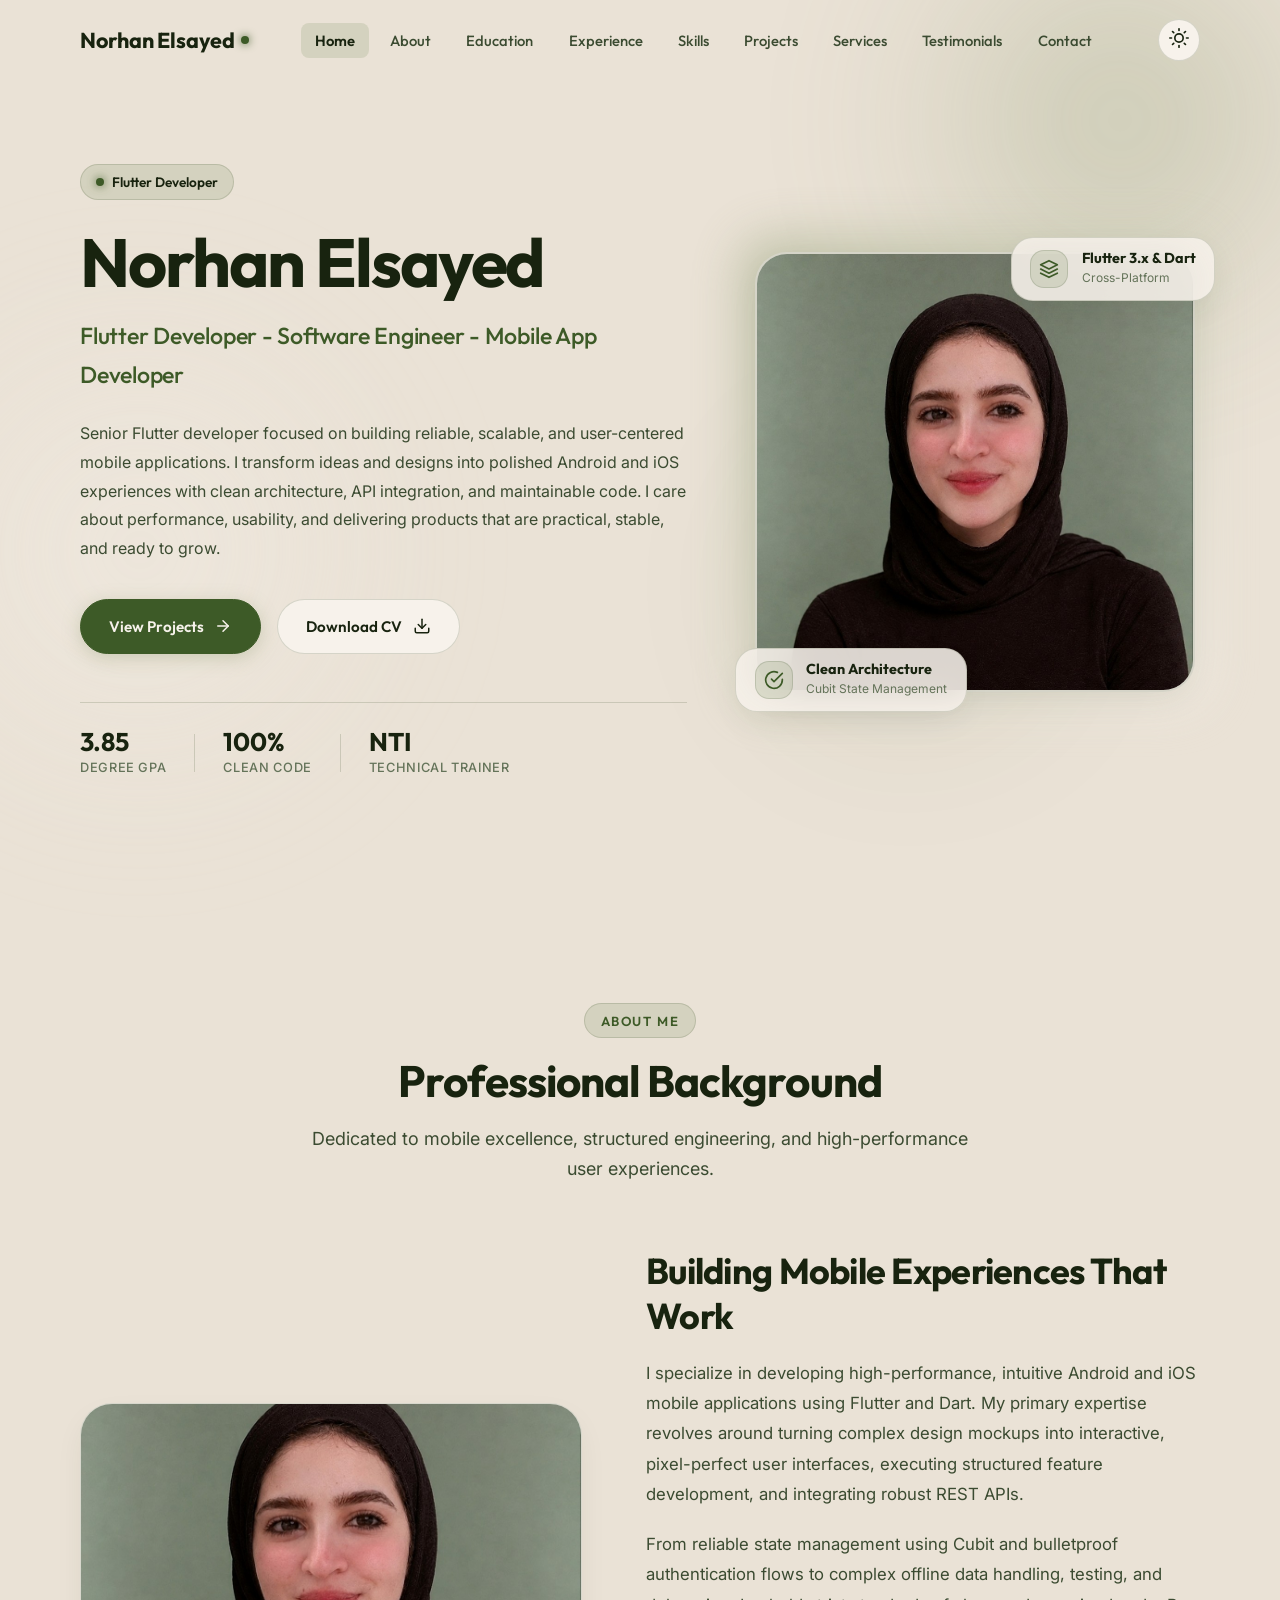
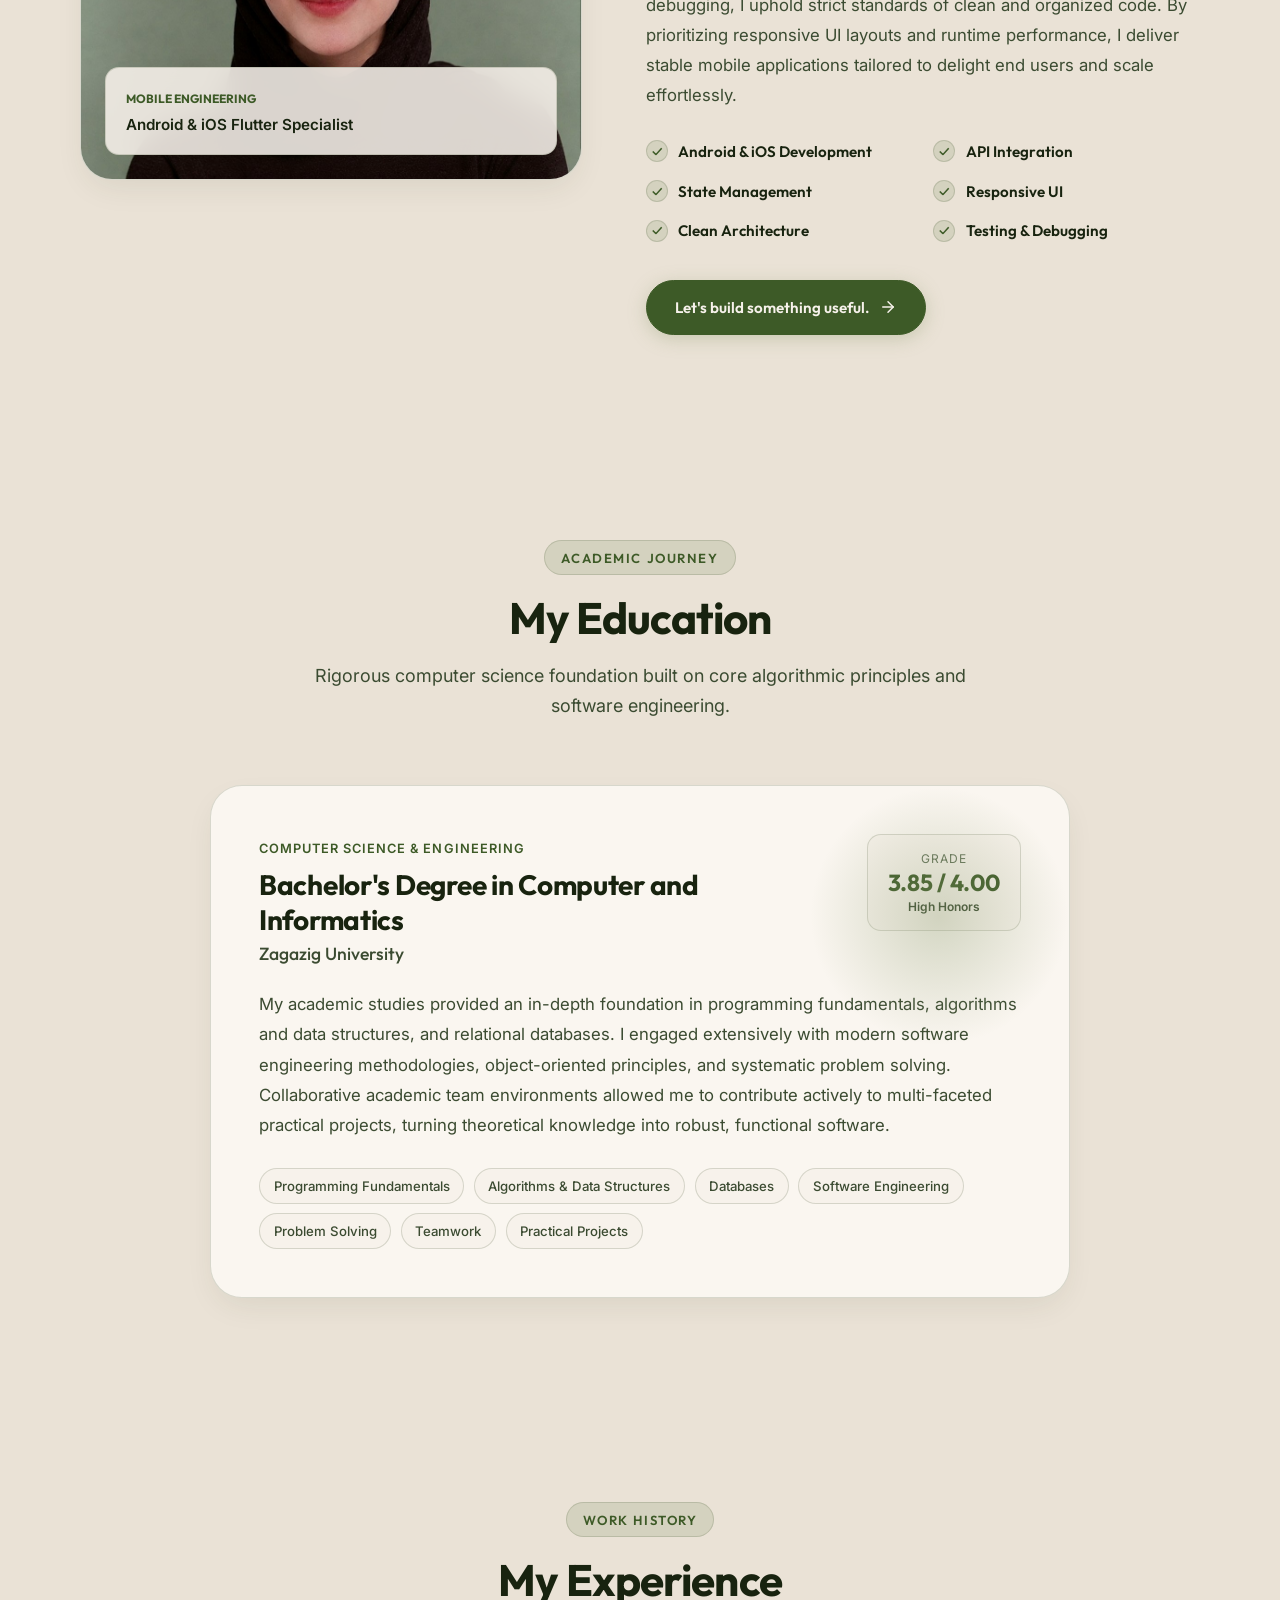
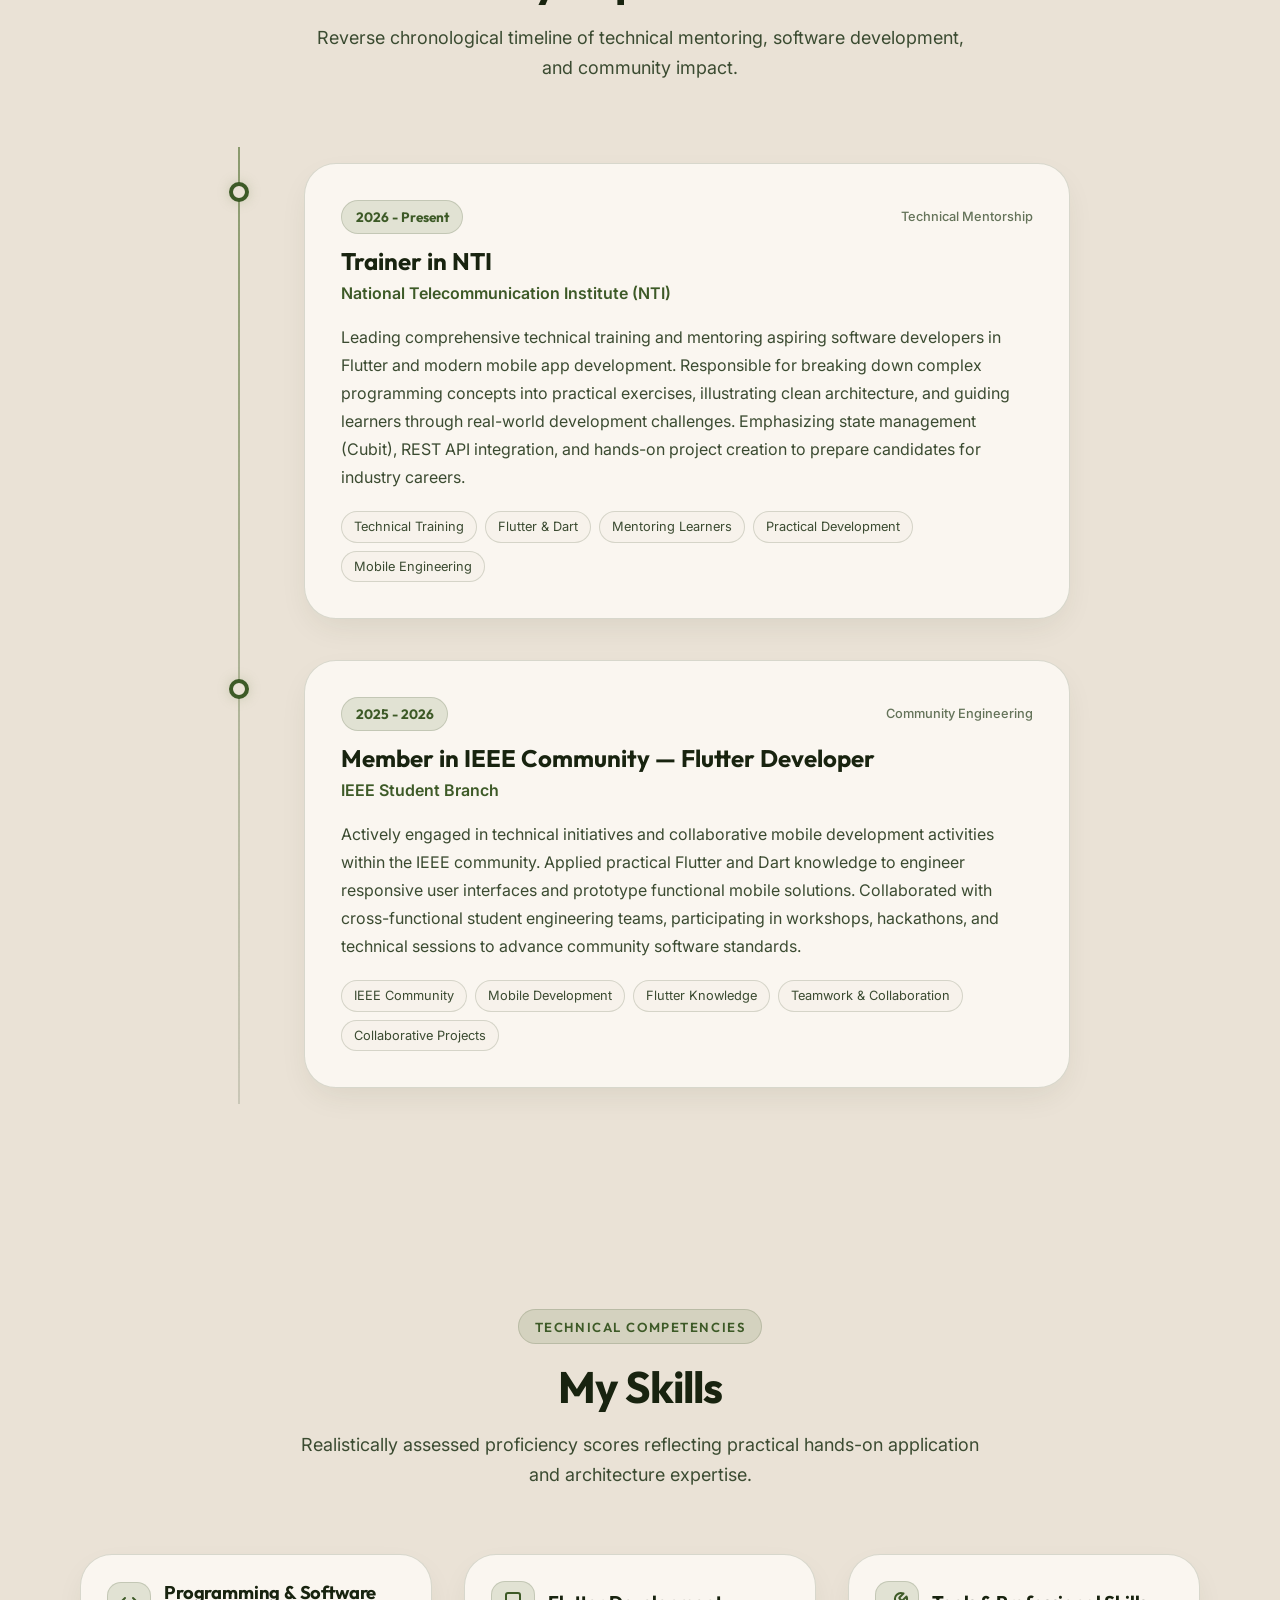
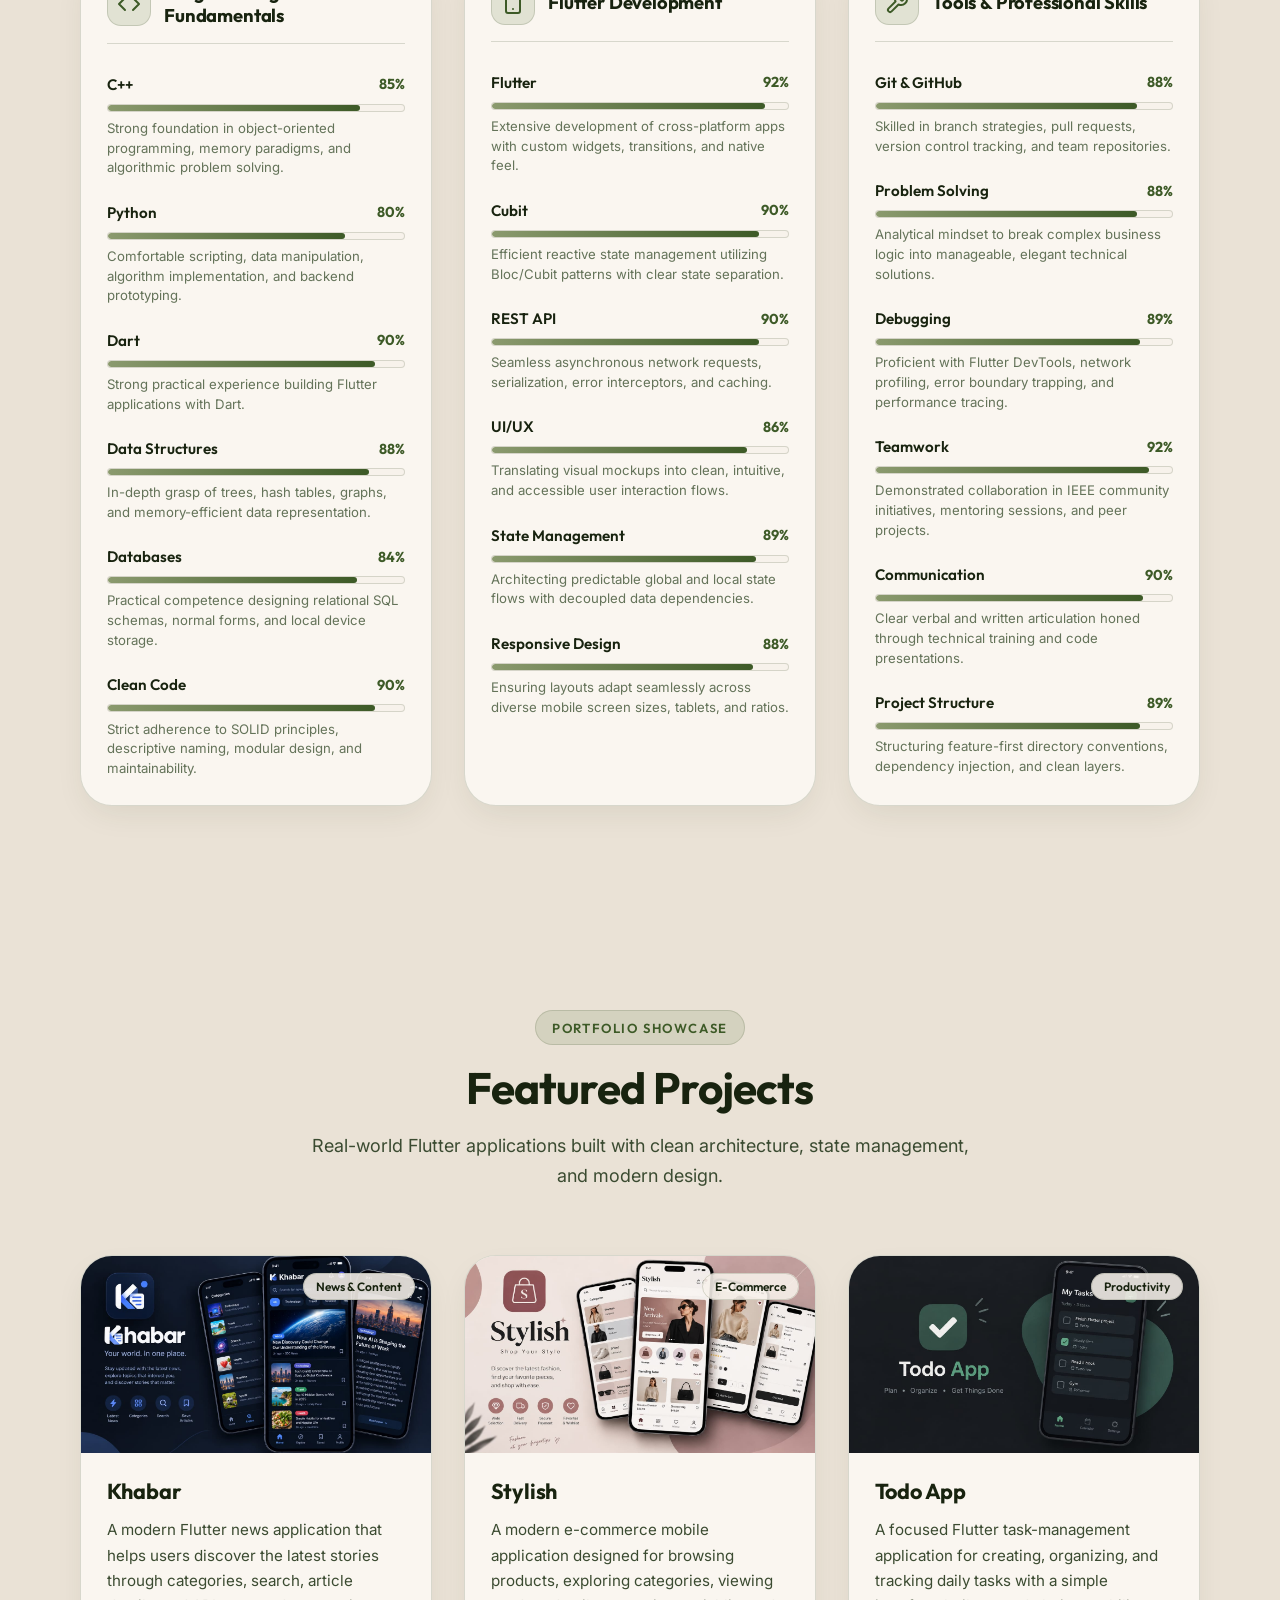
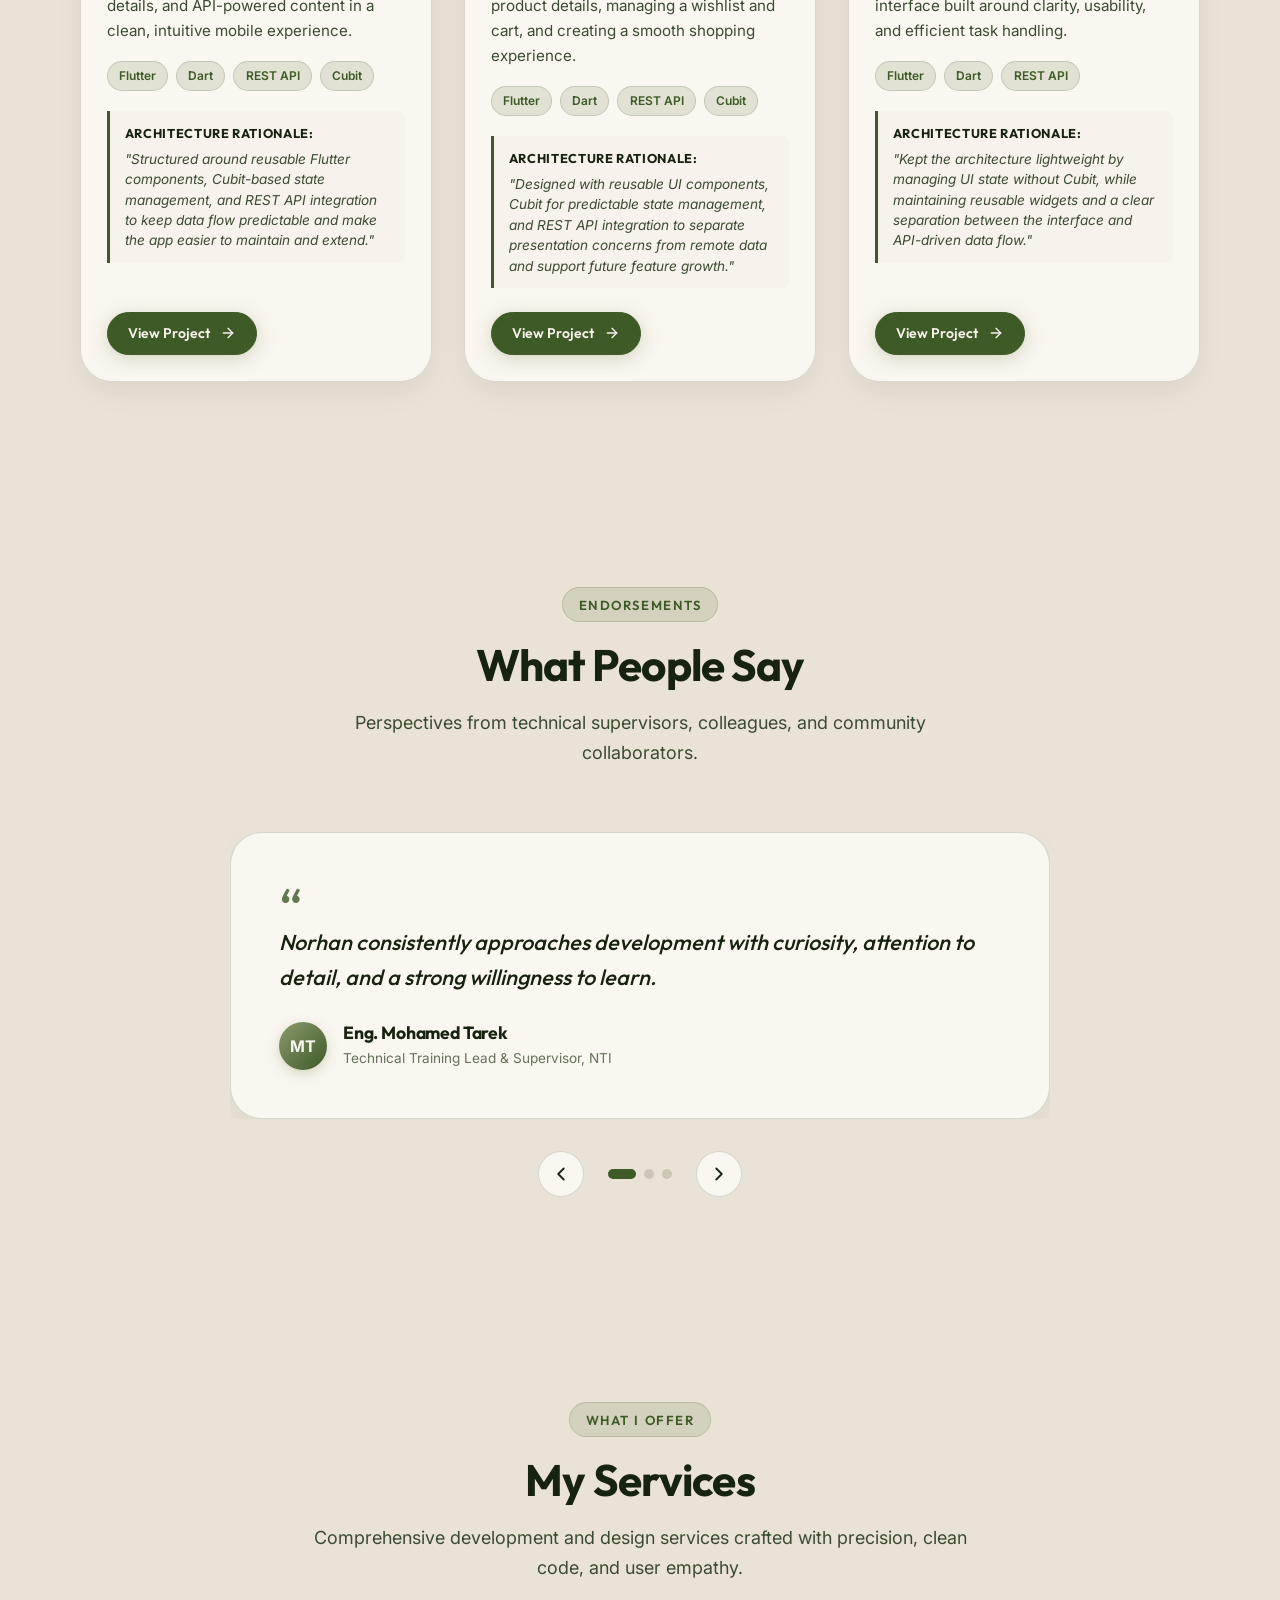
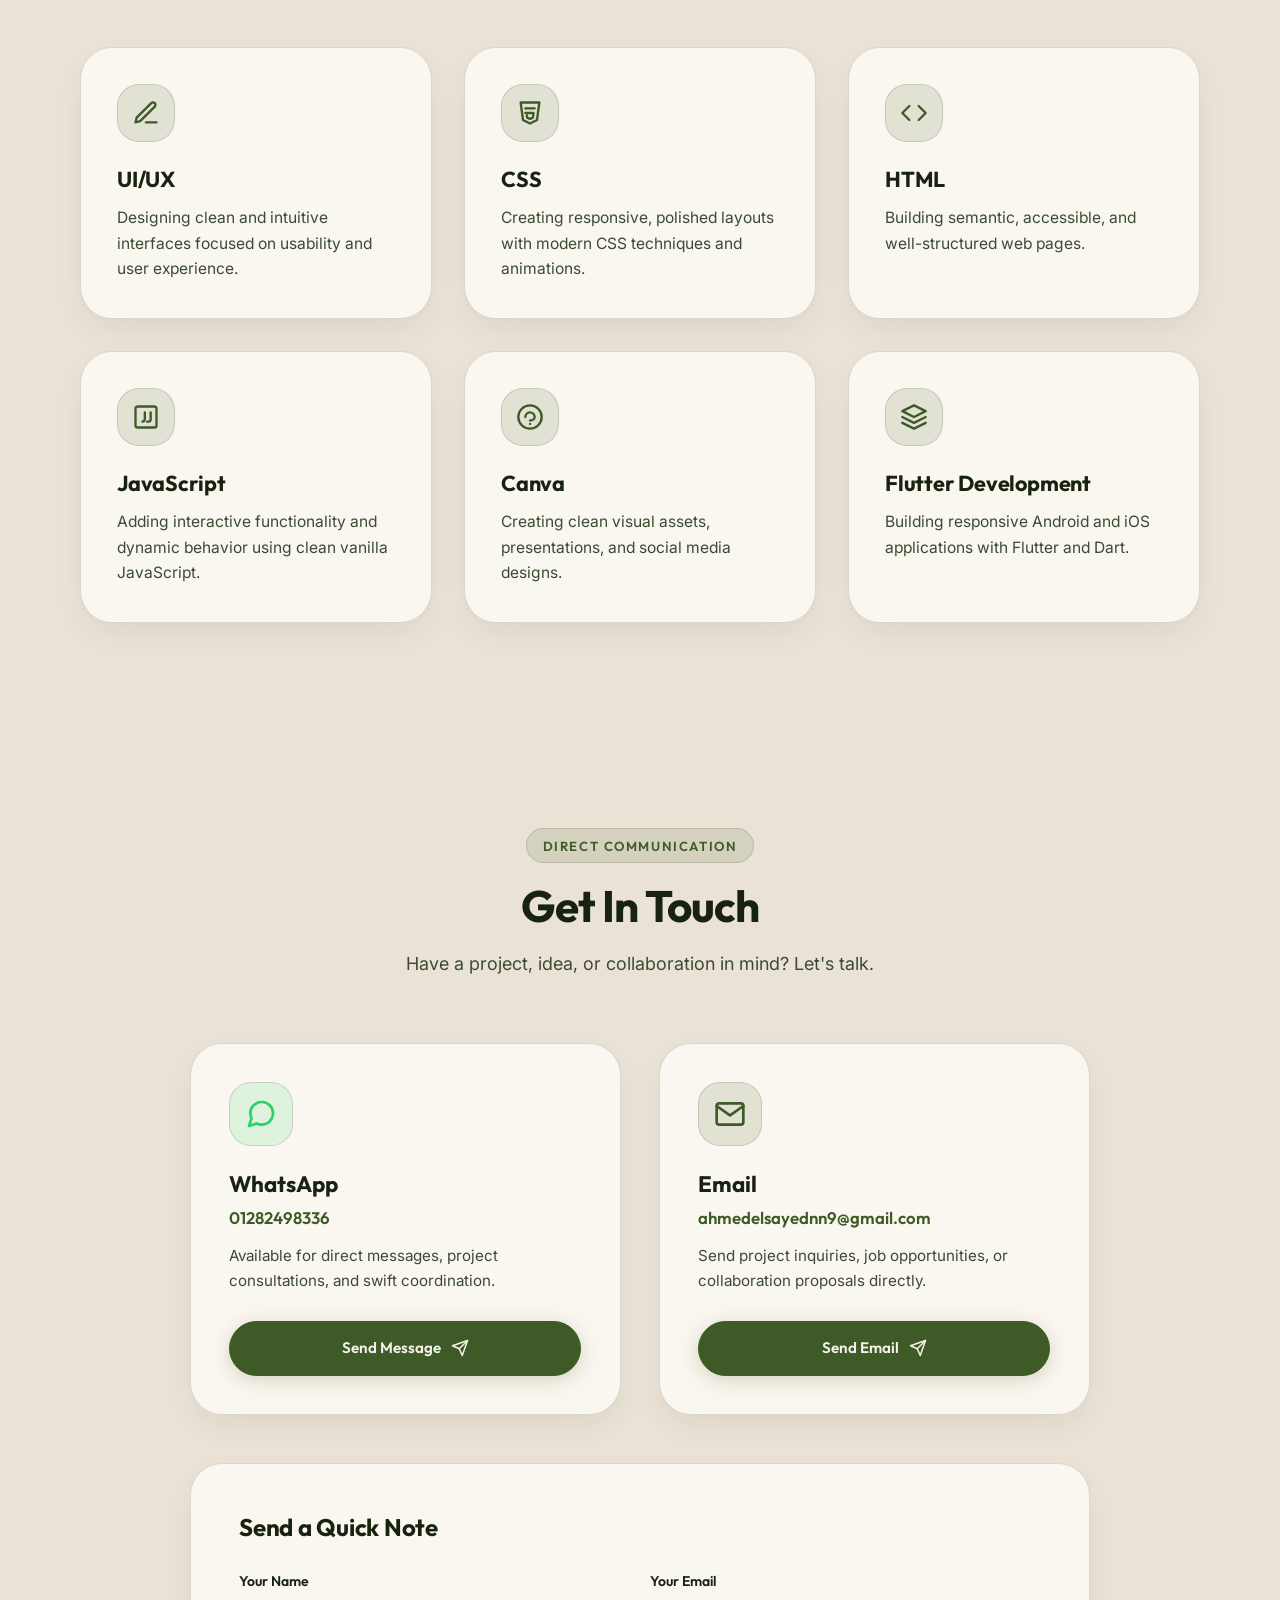
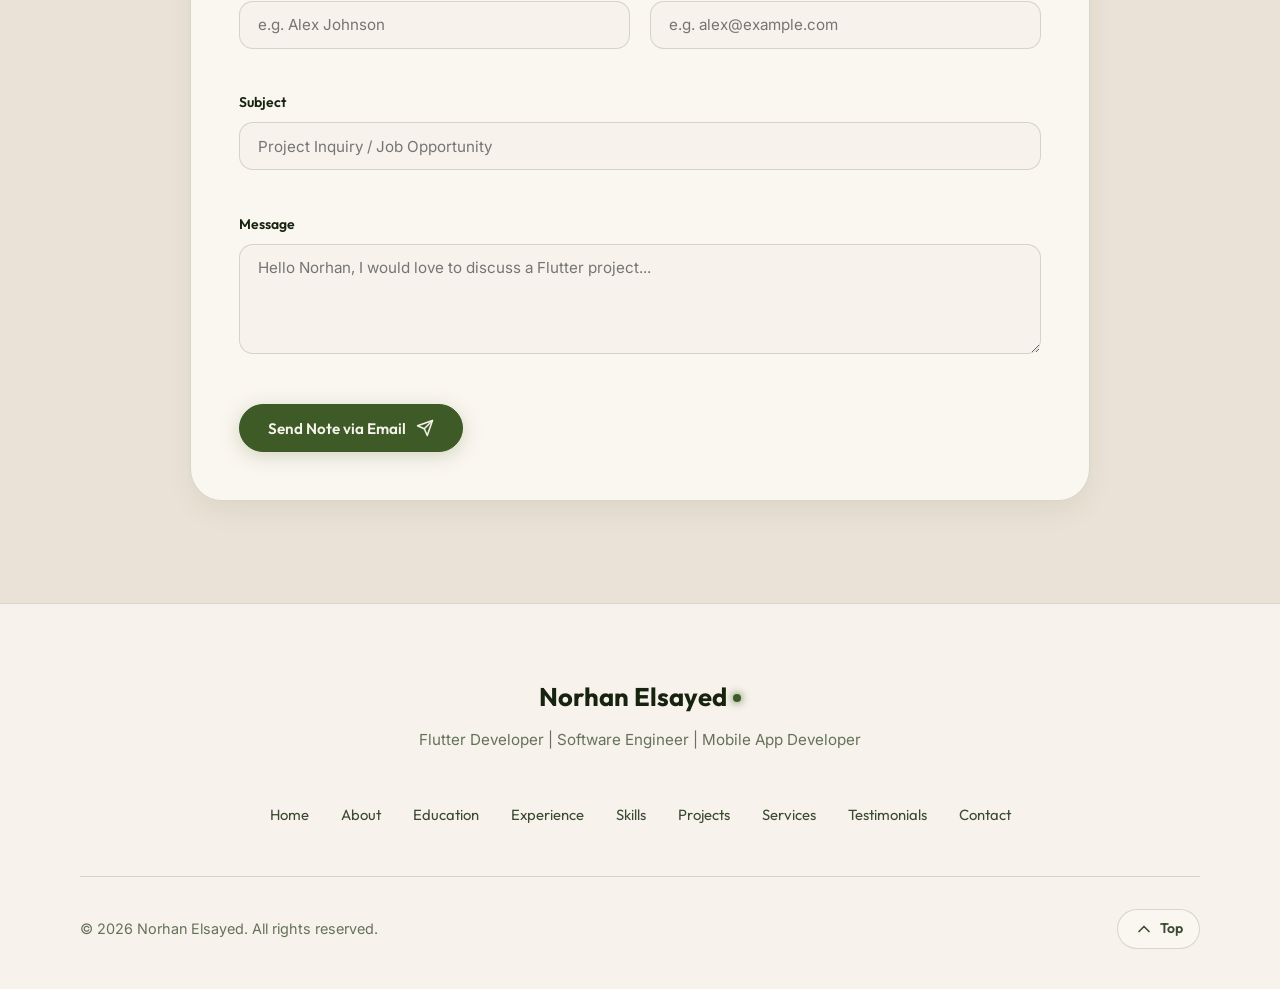
<file: index.html>
<!DOCTYPE html>
<html lang="en" data-theme="dark">
<head>
  <meta charset="UTF-8">
  <meta name="viewport" content="width=device-width, initial-scale=1.0">
  <meta name="description" content="Norhan Elsayed - Senior Flutter Developer, Software Engineer, and Mobile App Developer portfolio. Building reliable, scalable, and user-centered Android and iOS applications.">
  <meta name="keywords" content="Norhan Elsayed, Flutter Developer, Mobile App Developer, Software Engineer, Dart, Cubit, Android, iOS, Clean Architecture">
  <meta name="author" content="Norhan Elsayed">
  
  <title>Norhan Elsayed | Flutter Developer & Software Engineer</title>

  <!-- Google Fonts Preconnect & Stylesheet -->
  <link rel="preconnect" href="https://fonts.googleapis.com">
  <link rel="preconnect" href="https://fonts.gstatic.com" crossorigin>
  <link href="https://fonts.googleapis.com/css2?family=Outfit:wght@300;400;500;600;700;800&family=Inter:wght@300;400;500;600;700&display=swap" rel="stylesheet">

  <!-- Core Stylesheet -->
  <link rel="stylesheet" href="styles.css">
</head>
<body>
  <!-- Background Animated Decorative Elements -->
  <div class="bg-shape shape-1" aria-hidden="true"></div>
  <div class="bg-shape shape-2" aria-hidden="true"></div>
  <div class="bg-shape shape-3" aria-hidden="true"></div>

  <!-- Header / Navigation -->
  <header class="site-header" id="site-header">
    <div class="container nav-container">
      <a href="#home" class="logo" aria-label="Norhan Elsayed Homepage">
        <span class="logo-text">Norhan Elsayed</span>
        <span class="logo-dot" aria-hidden="true"></span>
      </a>

      <!-- Desktop & Mobile Navigation Links -->
      <nav id="primary-navigation" class="nav-menu" aria-label="Primary Navigation">
        <ul class="nav-list">
          <li class="nav-item"><a href="#home" class="nav-link active">Home</a></li>
          <li class="nav-item"><a href="#about" class="nav-link">About</a></li>
          <li class="nav-item"><a href="#education" class="nav-link">Education</a></li>
          <li class="nav-item"><a href="#experience" class="nav-link">Experience</a></li>
          <li class="nav-item"><a href="#skills" class="nav-link">Skills</a></li>
          <li class="nav-item"><a href="#projects" class="nav-link">Projects</a></li>
          <li class="nav-item"><a href="#services" class="nav-link">Services</a></li>
          <li class="nav-item"><a href="#testimonials" class="nav-link">Testimonials</a></li>
          <li class="nav-item"><a href="#contact" class="nav-link">Contact</a></li>
        </ul>
      </nav>

      <!-- Nav Action Controls -->
      <div class="nav-actions">
        <!-- Theme Toggle Button -->
        <button id="theme-toggle" class="theme-toggle-btn" aria-label="Switch to light mode" type="button">
          <span class="theme-icon sun-icon" aria-hidden="true">
            <svg width="20" height="20" viewBox="0 0 24 24" fill="none" stroke="currentColor" stroke-width="2" stroke-linecap="round" stroke-linejoin="round">
              <circle cx="12" cy="12" r="5"></circle>
              <line x1="12" y1="1" x2="12" y2="3"></line>
              <line x1="12" y1="21" x2="12" y2="23"></line>
              <line x1="4.22" y1="4.22" x2="5.64" y2="5.64"></line>
              <line x1="18.36" y1="18.36" x2="19.78" y2="19.78"></line>
              <line x1="1" y1="12" x2="3" y2="12"></line>
              <line x1="21" y1="12" x2="23" y2="12"></line>
              <line x1="4.22" y1="19.78" x2="5.64" y2="18.36"></line>
              <line x1="18.36" y1="5.64" x2="19.78" y2="4.22"></line>
            </svg>
          </span>
          <span class="theme-icon moon-icon" aria-hidden="true">
            <svg width="20" height="20" viewBox="0 0 24 24" fill="none" stroke="currentColor" stroke-width="2" stroke-linecap="round" stroke-linejoin="round">
              <path d="M21 12.79A9 9 0 1 1 11.21 3 7 7 0 0 0 21 12.79z"></path>
            </svg>
          </span>
        </button>

        <!-- Mobile Hamburger Button -->
        <button id="menu-toggle" class="menu-toggle-btn" aria-label="Toggle navigation menu" aria-expanded="false" aria-controls="primary-navigation" type="button">
          <span class="hamburger-bar"></span>
          <span class="hamburger-bar"></span>
          <span class="hamburger-bar"></span>
        </button>
      </div>
    </div>
  </header>

  <main id="main-content">
    <!-- ========================================== -->
    <!-- 4. HOME / HERO SECTION                     -->
    <!-- ========================================== -->
    <section id="home" class="hero-section section-padding">
      <div class="container hero-container">
        <!-- Left Hero Content -->
        <div class="hero-content reveal">
          <div class="badge-pill">
            <span class="badge-dot" aria-hidden="true"></span>
            <span>Flutter Developer</span>
          </div>

          <h1 class="hero-title">Norhan Elsayed</h1>

          <p class="hero-role">Flutter developer - software engineer - mobile app developer</p>

          <p class="hero-bio">
            Senior Flutter developer focused on building reliable, scalable, and user-centered mobile applications. I transform ideas and designs into polished Android and iOS experiences with clean architecture, API integration, and maintainable code. I care about performance, usability, and delivering products that are practical, stable, and ready to grow.
          </p>

          <div class="hero-actions">
            <a href="#projects" class="btn btn-primary">
              <span>View Projects</span>
              <svg width="18" height="18" viewBox="0 0 24 24" fill="none" stroke="currentColor" stroke-width="2" stroke-linecap="round" stroke-linejoin="round" aria-hidden="true">
                <line x1="5" y1="12" x2="19" y2="12"></line>
                <polyline points="12 5 19 12 12 19"></polyline>
              </svg>
            </a>
            <a href="assets/cv/Norhan-Elsayed-CV.pdf" download="Norhan-Elsayed-CV.pdf" class="btn btn-secondary">
              <span>Download CV</span>
              <svg width="18" height="18" viewBox="0 0 24 24" fill="none" stroke="currentColor" stroke-width="2" stroke-linecap="round" stroke-linejoin="round" aria-hidden="true">
                <path d="M21 15v4a2 2 0 0 1-2 2H5a2 2 0 0 1-2-2v-4"></path>
                <polyline points="7 10 12 15 17 10"></polyline>
                <line x1="12" y1="15" x2="12" y2="3"></line>
              </svg>
            </a>
          </div>

          <div class="hero-highlights">
            <div class="highlight-item">
              <span class="highlight-number">3.85</span>
              <span class="highlight-label">Degree GPA</span>
            </div>
            <div class="highlight-divider" aria-hidden="true"></div>
            <div class="highlight-item">
              <span class="highlight-number">100%</span>
              <span class="highlight-label">Clean Code</span>
            </div>
            <div class="highlight-divider" aria-hidden="true"></div>
            <div class="highlight-item">
              <span class="highlight-number">NTI</span>
              <span class="highlight-label">Technical Trainer</span>
            </div>
          </div>
        </div>

        <!-- Right Hero Visual -->
        <div class="hero-visual reveal">
          <div class="hero-image-wrapper">
            <div class="image-backdrop" aria-hidden="true"></div>
            <div class="image-frame">
              <img src="assets/images/pro.jpg" alt="Portrait placeholder for Norhan Elsayed" class="hero-image" width="500" height="500" fetchpriority="high">
            </div>
            
            <!-- Floating Decorative Badges -->
            <div class="floating-badge badge-top-right">
              <div class="badge-icon-wrap" aria-hidden="true">
                <svg width="20" height="20" viewBox="0 0 24 24" fill="none" stroke="currentColor" stroke-width="2" stroke-linecap="round" stroke-linejoin="round">
                  <polygon points="12 2 2 7 12 12 22 7 12 2"></polygon>
                  <polyline points="2 17 12 22 22 17"></polyline>
                  <polyline points="2 12 12 17 22 12"></polyline>
                </svg>
              </div>
              <div>
                <strong>Flutter 3.x & Dart</strong>
                <span>Cross-Platform</span>
              </div>
            </div>

            <div class="floating-badge badge-bottom-left">
              <div class="badge-icon-wrap" aria-hidden="true">
                <svg width="20" height="20" viewBox="0 0 24 24" fill="none" stroke="currentColor" stroke-width="2" stroke-linecap="round" stroke-linejoin="round">
                  <path d="M22 11.08V12a10 10 0 1 1-5.93-9.14"></path>
                  <polyline points="22 4 12 14.01 9 11.01"></polyline>
                </svg>
              </div>
              <div>
                <strong>Clean Architecture</strong>
                <span>Cubit State Management</span>
              </div>
            </div>
          </div>
        </div>
      </div>
    </section>

    <!-- ========================================== -->
    <!-- 5. ABOUT SECTION                           -->
    <!-- ========================================== -->
    <section id="about" class="about-section section-padding">
      <div class="container">
        <div class="section-header reveal">
          <span class="section-tag">About Me</span>
          <h2 class="section-title">Professional Background</h2>
          <p class="section-subtitle">Dedicated to mobile excellence, structured engineering, and high-performance user experiences.</p>
        </div>

        <div class="about-grid">
          <!-- Left: About Image -->
          <div class="about-visual reveal">
            <div class="about-image-card">
              <img src="assets/images/pro.jpg" alt="Norhan Elsayed development environment and workspace setup" class="about-image" width="600" height="450" loading="lazy">
              <div class="about-overlay-stat">
                <span class="stat-badge">Mobile Engineering</span>
                <p>Android & iOS Flutter Specialist</p>
              </div>
            </div>
          </div>

          <!-- Right: About Details -->
          <div class="about-content reveal">
            <h3 class="about-heading">Building Mobile Experiences That Work</h3>
            
            <p class="about-text">
              I specialize in developing high-performance, intuitive Android and iOS mobile applications using Flutter and Dart. My primary expertise revolves around turning complex design mockups into interactive, pixel-perfect user interfaces, executing structured feature development, and integrating robust REST APIs.
            </p>
            <p class="about-text">
              From reliable state management using Cubit and bulletproof authentication flows to complex offline data handling, testing, and debugging, I uphold strict standards of clean and organized code. By prioritizing responsive UI layouts and runtime performance, I deliver stable mobile applications tailored to delight end users and scale effortlessly.
            </p>

            <!-- Highlights Checklist -->
            <ul class="highlight-checklist" aria-label="Core Engineering Competencies">
              <li class="checklist-item">
                <span class="check-icon" aria-hidden="true">&#10003;</span>
                <span>Android & iOS Development</span>
              </li>
              <li class="checklist-item">
                <span class="check-icon" aria-hidden="true">&#10003;</span>
                <span>API Integration</span>
              </li>
              <li class="checklist-item">
                <span class="check-icon" aria-hidden="true">&#10003;</span>
                <span>State Management</span>
              </li>
              <li class="checklist-item">
                <span class="check-icon" aria-hidden="true">&#10003;</span>
                <span>Responsive UI</span>
              </li>
              <li class="checklist-item">
                <span class="check-icon" aria-hidden="true">&#10003;</span>
                <span>Clean Architecture</span>
              </li>
              <li class="checklist-item">
                <span class="check-icon" aria-hidden="true">&#10003;</span>
                <span>Testing & Debugging</span>
              </li>
            </ul>

            <div class="about-cta-wrapper">
              <a href="#contact" class="btn btn-primary">
                <span>Let's build something useful.</span>
                <svg width="18" height="18" viewBox="0 0 24 24" fill="none" stroke="currentColor" stroke-width="2" stroke-linecap="round" stroke-linejoin="round" aria-hidden="true">
                  <line x1="5" y1="12" x2="19" y2="12"></line>
                  <polyline points="12 5 19 12 12 19"></polyline>
                </svg>
              </a>
            </div>
          </div>
        </div>
      </div>
    </section>

    <!-- ========================================== -->
    <!-- 6. EDUCATION SECTION                       -->
    <!-- ========================================== -->
    <section id="education" class="education-section section-padding">
      <div class="container">
        <div class="section-header reveal">
          <span class="section-tag">Academic Journey</span>
          <h2 class="section-title">My Education</h2>
          <p class="section-subtitle">Rigorous computer science foundation built on core algorithmic principles and software engineering.</p>
        </div>

        <div class="timeline-wrapper reveal">
          <div class="education-card">
            <div class="card-glow" aria-hidden="true"></div>
            
            <div class="education-top">
              <div class="education-meta">
                <span class="edu-badge">Computer Science & Engineering</span>
                <h3 class="edu-degree">Bachelor's Degree in Computer and Informatics</h3>
                <h4 class="edu-school">Zagazig University</h4>
              </div>
              <div class="edu-grade-box">
                <span class="grade-label">Grade</span>
                <span class="grade-val">3.85 / 4.00</span>
                <span class="grade-status">High Honors</span>
              </div>
            </div>

            <div class="edu-description">
              <p>
                My academic studies provided an in-depth foundation in programming fundamentals, algorithms and data structures, and relational databases. I engaged extensively with modern software engineering methodologies, object-oriented principles, and systematic problem solving. Collaborative academic team environments allowed me to contribute actively to multi-faceted practical projects, turning theoretical knowledge into robust, functional software.
              </p>
            </div>

            <div class="edu-tags">
              <span class="edu-tag">Programming Fundamentals</span>
              <span class="edu-tag">Algorithms & Data Structures</span>
              <span class="edu-tag">Databases</span>
              <span class="edu-tag">Software Engineering</span>
              <span class="edu-tag">Problem Solving</span>
              <span class="edu-tag">Teamwork</span>
              <span class="edu-tag">Practical Projects</span>
            </div>
          </div>
        </div>
      </div>
    </section>

    <!-- ========================================== -->
    <!-- 7. EXPERIENCE SECTION                      -->
    <!-- ========================================== -->
    <section id="experience" class="experience-section section-padding">
      <div class="container">
        <div class="section-header reveal">
          <span class="section-tag">Work History</span>
          <h2 class="section-title">My Experience</h2>
          <p class="section-subtitle">Reverse chronological timeline of technical mentoring, software development, and community impact.</p>
        </div>

        <!-- Vertical Timeline -->
        <div class="timeline-container">
          <div class="timeline-line" aria-hidden="true"></div>

          <!-- Experience 1 (2026 - Present) -->
          <article class="timeline-item reveal">
            <div class="timeline-marker" aria-hidden="true">
              <div class="marker-dot"></div>
            </div>
            <div class="timeline-content card">
              <div class="timeline-header">
                <div class="time-period">2026 - Present</div>
                <span class="role-badge">Technical Mentorship</span>
              </div>
              <h3 class="experience-title">Trainer in NTI</h3>
              <div class="experience-org">National Telecommunication Institute (NTI)</div>
              <p class="experience-description">
                Leading comprehensive technical training and mentoring aspiring software developers in Flutter and modern mobile app development. Responsible for breaking down complex programming concepts into practical exercises, illustrating clean architecture, and guiding learners through real-world development challenges. Emphasizing state management (Cubit), REST API integration, and hands-on project creation to prepare candidates for industry careers.
              </p>
              <div class="experience-tags">
                <span class="exp-tag">Technical Training</span>
                <span class="exp-tag">Flutter & Dart</span>
                <span class="exp-tag">Mentoring Learners</span>
                <span class="exp-tag">Practical Development</span>
                <span class="exp-tag">Mobile Engineering</span>
              </div>
            </div>
          </article>

          <!-- Experience 2 (2025 - 2026) -->
          <article class="timeline-item reveal">
            <div class="timeline-marker" aria-hidden="true">
              <div class="marker-dot"></div>
            </div>
            <div class="timeline-content card">
              <div class="timeline-header">
                <div class="time-period">2025 - 2026</div>
                <span class="role-badge">Community Engineering</span>
              </div>
              <h3 class="experience-title">Member in IEEE Community — Flutter Developer</h3>
              <div class="experience-org">IEEE Student Branch</div>
              <p class="experience-description">
                Actively engaged in technical initiatives and collaborative mobile development activities within the IEEE community. Applied practical Flutter and Dart knowledge to engineer responsive user interfaces and prototype functional mobile solutions. Collaborated with cross-functional student engineering teams, participating in workshops, hackathons, and technical sessions to advance community software standards.
              </p>
              <div class="experience-tags">
                <span class="exp-tag">IEEE Community</span>
                <span class="exp-tag">Mobile Development</span>
                <span class="exp-tag">Flutter Knowledge</span>
                <span class="exp-tag">Teamwork & Collaboration</span>
                <span class="exp-tag">Collaborative Projects</span>
              </div>
            </div>
          </article>
        </div>
      </div>
    </section>

    <!-- ========================================== -->
    <!-- 8. SKILLS SECTION                          -->
    <!-- ========================================== -->
    <section id="skills" class="skills-section section-padding">
      <div class="container">
        <div class="section-header reveal">
          <span class="section-tag">Technical Competencies</span>
          <h2 class="section-title">My Skills</h2>
          <p class="section-subtitle">Realistically assessed proficiency scores reflecting practical hands-on application and architecture expertise.</p>
        </div>

        <div class="skills-grid">
          <!-- CATEGORY 1: Programming & Software Fundamentals -->
          <div class="skills-category-card reveal">
            <div class="category-header">
              <div class="cat-icon" aria-hidden="true">
                <svg width="24" height="24" viewBox="0 0 24 24" fill="none" stroke="currentColor" stroke-width="2" stroke-linecap="round" stroke-linejoin="round">
                  <polyline points="16 18 22 12 16 6"></polyline>
                  <polyline points="8 6 2 12 8 18"></polyline>
                </svg>
              </div>
              <h3 class="category-title">Programming & Software Fundamentals</h3>
            </div>

            <div class="skills-list">
              <!-- C++ -->
              <div class="skill-item">
                <div class="skill-info">
                  <span class="skill-name">C++</span>
                  <span class="skill-percentage">85%</span>
                </div>
                <div class="progress-track" role="progressbar" aria-valuenow="85" aria-valuemin="0" aria-valuemax="100" aria-label="C++ proficiency">
                  <div class="progress-fill" data-progress="85%"></div>
                </div>
                <p class="skill-rationale">Strong foundation in object-oriented programming, memory paradigms, and algorithmic problem solving.</p>
              </div>

              <!-- Python -->
              <div class="skill-item">
                <div class="skill-info">
                  <span class="skill-name">Python</span>
                  <span class="skill-percentage">80%</span>
                </div>
                <div class="progress-track" role="progressbar" aria-valuenow="80" aria-valuemin="0" aria-valuemax="100" aria-label="Python proficiency">
                  <div class="progress-fill" data-progress="80%"></div>
                </div>
                <p class="skill-rationale">Comfortable scripting, data manipulation, algorithm implementation, and backend prototyping.</p>
              </div>

              <!-- Dart -->
              <div class="skill-item">
                <div class="skill-info">
                  <span class="skill-name">Dart</span>
                  <span class="skill-percentage">90%</span>
                </div>
                <div class="progress-track" role="progressbar" aria-valuenow="90" aria-valuemin="0" aria-valuemax="100" aria-label="Dart proficiency">
                  <div class="progress-fill" data-progress="90%"></div>
                </div>
                <p class="skill-rationale">Strong practical experience building Flutter applications with Dart.</p>
              </div>

              <!-- Data Structures -->
              <div class="skill-item">
                <div class="skill-info">
                  <span class="skill-name">Data Structures</span>
                  <span class="skill-percentage">88%</span>
                </div>
                <div class="progress-track" role="progressbar" aria-valuenow="88" aria-valuemin="0" aria-valuemax="100" aria-label="Data Structures proficiency">
                  <div class="progress-fill" data-progress="88%"></div>
                </div>
                <p class="skill-rationale">In-depth grasp of trees, hash tables, graphs, and memory-efficient data representation.</p>
              </div>

              <!-- Databases -->
              <div class="skill-item">
                <div class="skill-info">
                  <span class="skill-name">Databases</span>
                  <span class="skill-percentage">84%</span>
                </div>
                <div class="progress-track" role="progressbar" aria-valuenow="84" aria-valuemin="0" aria-valuemax="100" aria-label="Databases proficiency">
                  <div class="progress-fill" data-progress="84%"></div>
                </div>
                <p class="skill-rationale">Practical competence designing relational SQL schemas, normal forms, and local device storage.</p>
              </div>

              <!-- Clean Code -->
              <div class="skill-item">
                <div class="skill-info">
                  <span class="skill-name">Clean Code</span>
                  <span class="skill-percentage">90%</span>
                </div>
                <div class="progress-track" role="progressbar" aria-valuenow="90" aria-valuemin="0" aria-valuemax="100" aria-label="Clean Code proficiency">
                  <div class="progress-fill" data-progress="90%"></div>
                </div>
                <p class="skill-rationale">Strict adherence to SOLID principles, descriptive naming, modular design, and maintainability.</p>
              </div>
            </div>
          </div>

          <!-- CATEGORY 2: Flutter Development -->
          <div class="skills-category-card reveal">
            <div class="category-header">
              <div class="cat-icon" aria-hidden="true">
                <svg width="24" height="24" viewBox="0 0 24 24" fill="none" stroke="currentColor" stroke-width="2" stroke-linecap="round" stroke-linejoin="round">
                  <rect x="5" y="2" width="14" height="20" rx="2" ry="2"></rect>
                  <line x1="12" y1="18" x2="12.01" y2="18"></line>
                </svg>
              </div>
              <h3 class="category-title">Flutter Development</h3>
            </div>

            <div class="skills-list">
              <!-- Flutter -->
              <div class="skill-item">
                <div class="skill-info">
                  <span class="skill-name">Flutter</span>
                  <span class="skill-percentage">92%</span>
                </div>
                <div class="progress-track" role="progressbar" aria-valuenow="92" aria-valuemin="0" aria-valuemax="100" aria-label="Flutter proficiency">
                  <div class="progress-fill" data-progress="92%"></div>
                </div>
                <p class="skill-rationale">Extensive development of cross-platform apps with custom widgets, transitions, and native feel.</p>
              </div>

              <!-- Cubit -->
              <div class="skill-item">
                <div class="skill-info">
                  <span class="skill-name">Cubit</span>
                  <span class="skill-percentage">90%</span>
                </div>
                <div class="progress-track" role="progressbar" aria-valuenow="90" aria-valuemin="0" aria-valuemax="100" aria-label="Cubit proficiency">
                  <div class="progress-fill" data-progress="90%"></div>
                </div>
                <p class="skill-rationale">Efficient reactive state management utilizing Bloc/Cubit patterns with clear state separation.</p>
              </div>

              <!-- REST API -->
              <div class="skill-item">
                <div class="skill-info">
                  <span class="skill-name">REST API</span>
                  <span class="skill-percentage">90%</span>
                </div>
                <div class="progress-track" role="progressbar" aria-valuenow="90" aria-valuemin="0" aria-valuemax="100" aria-label="REST API proficiency">
                  <div class="progress-fill" data-progress="90%"></div>
                </div>
                <p class="skill-rationale">Seamless asynchronous network requests, serialization, error interceptors, and caching.</p>
              </div>

              <!-- UI/UX -->
              <div class="skill-item">
                <div class="skill-info">
                  <span class="skill-name">UI/UX</span>
                  <span class="skill-percentage">86%</span>
                </div>
                <div class="progress-track" role="progressbar" aria-valuenow="86" aria-valuemin="0" aria-valuemax="100" aria-label="UI/UX proficiency">
                  <div class="progress-fill" data-progress="86%"></div>
                </div>
                <p class="skill-rationale">Translating visual mockups into clean, intuitive, and accessible user interaction flows.</p>
              </div>

              <!-- State Management -->
              <div class="skill-item">
                <div class="skill-info">
                  <span class="skill-name">State Management</span>
                  <span class="skill-percentage">89%</span>
                </div>
                <div class="progress-track" role="progressbar" aria-valuenow="89" aria-valuemin="0" aria-valuemax="100" aria-label="State Management proficiency">
                  <div class="progress-fill" data-progress="89%"></div>
                </div>
                <p class="skill-rationale">Architecting predictable global and local state flows with decoupled data dependencies.</p>
              </div>

              <!-- Responsive Design -->
              <div class="skill-item">
                <div class="skill-info">
                  <span class="skill-name">Responsive Design</span>
                  <span class="skill-percentage">88%</span>
                </div>
                <div class="progress-track" role="progressbar" aria-valuenow="88" aria-valuemin="0" aria-valuemax="100" aria-label="Responsive Design proficiency">
                  <div class="progress-fill" data-progress="88%"></div>
                </div>
                <p class="skill-rationale">Ensuring layouts adapt seamlessly across diverse mobile screen sizes, tablets, and ratios.</p>
              </div>
            </div>
          </div>

          <!-- CATEGORY 3: Tools & Professional Skills -->
          <div class="skills-category-card reveal">
            <div class="category-header">
              <div class="cat-icon" aria-hidden="true">
                <svg width="24" height="24" viewBox="0 0 24 24" fill="none" stroke="currentColor" stroke-width="2" stroke-linecap="round" stroke-linejoin="round">
                  <path d="M14.7 6.3a1 1 0 0 0 0 1.4l1.6 1.6a1 1 0 0 0 1.4 0l3.77-3.77a6 6 0 0 1-7.94 7.94l-6.91 6.91a2.12 2.12 0 0 1-3-3l6.91-6.91a6 6 0 0 1 7.94-7.94l-3.76 3.76z"></path>
                </svg>
              </div>
              <h3 class="category-title">Tools & Professional Skills</h3>
            </div>

            <div class="skills-list">
              <!-- Git & GitHub -->
              <div class="skill-item">
                <div class="skill-info">
                  <span class="skill-name">Git & GitHub</span>
                  <span class="skill-percentage">88%</span>
                </div>
                <div class="progress-track" role="progressbar" aria-valuenow="88" aria-valuemin="0" aria-valuemax="100" aria-label="Git and GitHub proficiency">
                  <div class="progress-fill" data-progress="88%"></div>
                </div>
                <p class="skill-rationale">Skilled in branch strategies, pull requests, version control tracking, and team repositories.</p>
              </div>

              <!-- Problem Solving -->
              <div class="skill-item">
                <div class="skill-info">
                  <span class="skill-name">Problem Solving</span>
                  <span class="skill-percentage">88%</span>
                </div>
                <div class="progress-track" role="progressbar" aria-valuenow="88" aria-valuemin="0" aria-valuemax="100" aria-label="Problem Solving proficiency">
                  <div class="progress-fill" data-progress="88%"></div>
                </div>
                <p class="skill-rationale">Analytical mindset to break complex business logic into manageable, elegant technical solutions.</p>
              </div>

              <!-- Debugging -->
              <div class="skill-item">
                <div class="skill-info">
                  <span class="skill-name">Debugging</span>
                  <span class="skill-percentage">89%</span>
                </div>
                <div class="progress-track" role="progressbar" aria-valuenow="89" aria-valuemin="0" aria-valuemax="100" aria-label="Debugging proficiency">
                  <div class="progress-fill" data-progress="89%"></div>
                </div>
                <p class="skill-rationale">Proficient with Flutter DevTools, network profiling, error boundary trapping, and performance tracing.</p>
              </div>

              <!-- Teamwork -->
              <div class="skill-item">
                <div class="skill-info">
                  <span class="skill-name">Teamwork</span>
                  <span class="skill-percentage">92%</span>
                </div>
                <div class="progress-track" role="progressbar" aria-valuenow="92" aria-valuemin="0" aria-valuemax="100" aria-label="Teamwork proficiency">
                  <div class="progress-fill" data-progress="92%"></div>
                </div>
                <p class="skill-rationale">Demonstrated collaboration in IEEE community initiatives, mentoring sessions, and peer projects.</p>
              </div>

              <!-- Communication -->
              <div class="skill-item">
                <div class="skill-info">
                  <span class="skill-name">Communication</span>
                  <span class="skill-percentage">90%</span>
                </div>
                <div class="progress-track" role="progressbar" aria-valuenow="90" aria-valuemin="0" aria-valuemax="100" aria-label="Communication proficiency">
                  <div class="progress-fill" data-progress="90%"></div>
                </div>
                <p class="skill-rationale">Clear verbal and written articulation honed through technical training and code presentations.</p>
              </div>

              <!-- Project Structure -->
              <div class="skill-item">
                <div class="skill-info">
                  <span class="skill-name">Project Structure</span>
                  <span class="skill-percentage">89%</span>
                </div>
                <div class="progress-track" role="progressbar" aria-valuenow="89" aria-valuemin="0" aria-valuemax="100" aria-label="Project Structure proficiency">
                  <div class="progress-fill" data-progress="89%"></div>
                </div>
                <p class="skill-rationale">Structuring feature-first directory conventions, dependency injection, and clean layers.</p>
              </div>
            </div>
          </div>
        </div>
      </div>
    </section>

    <!-- ========================================== -->
    <!-- 9. FEATURED PROJECTS                       -->
    <!-- ========================================== -->
    <section id="projects" class="projects-section section-padding">
      <div class="container">
        <div class="section-header reveal">
          <span class="section-tag">Portfolio Showcase</span>
          <h2 class="section-title">Featured Projects</h2>
          <p class="section-subtitle">Real-world Flutter applications built with clean architecture, state management, and modern design.</p>
        </div>

        <div class="projects-grid">
          <!-- Project 1: Khabar -->
          <article class="project-card reveal">
            <div class="project-image-container">
              <img src="assets/images/project-1.jpg" alt="Khabar news app mobile interface preview" class="project-image" width="600" height="400" loading="lazy">
              <div class="project-overlay">
                <span class="overlay-badge">News & Content</span>
              </div>
            </div>

            <div class="project-body">
              <h3 class="project-title">Khabar</h3>

              <p class="project-description">
                A modern Flutter news application that helps users discover the latest stories through categories, search, article details, and API-powered content in a clean, intuitive mobile experience.
              </p>

              <div class="tech-stack-badges" aria-label="Technologies used">
                <span class="tech-badge">Flutter</span>
                <span class="tech-badge">Dart</span>
                <span class="tech-badge">REST API</span>
                <span class="tech-badge">Cubit</span>
              </div>

              <div class="project-justification">
                <strong>Architecture Rationale:</strong>
                <p>"Structured around reusable Flutter components, Cubit-based state management, and REST API integration to keep data flow predictable and make the app easier to maintain and extend."</p>
              </div>

              <div class="project-footer">
                <a href="https://github.com/jaz006/news_app" class="btn btn-primary btn-sm" target="_blank" rel="noopener noreferrer" aria-label="View Khabar project on GitHub">
                  <span>View Project</span>
                  <svg width="16" height="16" viewBox="0 0 24 24" fill="none" stroke="currentColor" stroke-width="2" stroke-linecap="round" stroke-linejoin="round" aria-hidden="true">
                    <line x1="5" y1="12" x2="19" y2="12"></line>
                    <polyline points="12 5 19 12 12 19"></polyline>
                  </svg>
                </a>
              </div>
            </div>
          </article>

          <!-- Project 2: Stylish -->
          <article class="project-card reveal">
            <div class="project-image-container">
              <img src="assets/images/project-2.jpg" alt="Stylish e-commerce app mobile interface preview" class="project-image" width="600" height="400" loading="lazy">
              <div class="project-overlay">
                <span class="overlay-badge">E-Commerce</span>
              </div>
            </div>

            <div class="project-body">
              <h3 class="project-title">Stylish</h3>

              <p class="project-description">
                A modern e-commerce mobile application designed for browsing products, exploring categories, viewing product details, managing a wishlist and cart, and creating a smooth shopping experience.
              </p>

              <div class="tech-stack-badges" aria-label="Technologies used">
                <span class="tech-badge">Flutter</span>
                <span class="tech-badge">Dart</span>
                <span class="tech-badge">REST API</span>
                <span class="tech-badge">Cubit</span>
              </div>

              <div class="project-justification">
                <strong>Architecture Rationale:</strong>
                <p>"Designed with reusable UI components, Cubit for predictable state management, and REST API integration to separate presentation concerns from remote data and support future feature growth."</p>
              </div>

              <div class="project-footer">
                <a href="#projects" class="btn btn-primary btn-sm" aria-label="View Stylish project details">
                  <span>View Project</span>
                  <svg width="16" height="16" viewBox="0 0 24 24" fill="none" stroke="currentColor" stroke-width="2" stroke-linecap="round" stroke-linejoin="round" aria-hidden="true">
                    <line x1="5" y1="12" x2="19" y2="12"></line>
                    <polyline points="12 5 19 12 12 19"></polyline>
                  </svg>
                </a>
              </div>
            </div>
          </article>

          <!-- Project 3: Todo App -->
          <article class="project-card reveal">
            <div class="project-image-container">
              <img src="assets/images/project-3.jpg" alt="Todo app mobile interface preview" class="project-image" width="600" height="400" loading="lazy">
              <div class="project-overlay">
                <span class="overlay-badge">Productivity</span>
              </div>
            </div>

            <div class="project-body">
              <h3 class="project-title">Todo App</h3>

              <p class="project-description">
                A focused Flutter task-management application for creating, organizing, and tracking daily tasks with a simple interface built around clarity, usability, and efficient task handling.
              </p>

              <div class="tech-stack-badges" aria-label="Technologies used">
                <span class="tech-badge">Flutter</span>
                <span class="tech-badge">Dart</span>
                <span class="tech-badge">REST API</span>
              </div>

              <div class="project-justification">
                <strong>Architecture Rationale:</strong>
                <p>"Kept the architecture lightweight by managing UI state without Cubit, while maintaining reusable widgets and a clear separation between the interface and API-driven data flow."</p>
              </div>

              <div class="project-footer">
                <a href="#projects" class="btn btn-primary btn-sm" aria-label="View Todo App project details">
                  <span>View Project</span>
                  <svg width="16" height="16" viewBox="0 0 24 24" fill="none" stroke="currentColor" stroke-width="2" stroke-linecap="round" stroke-linejoin="round" aria-hidden="true">
                    <line x1="5" y1="12" x2="19" y2="12"></line>
                    <polyline points="12 5 19 12 12 19"></polyline>
                  </svg>
                </a>
              </div>
            </div>
          </article>
        </div>
      </div>
    </section>

    <!-- ========================================== -->
    <!-- 10. TESTIMONIALS SECTION                   -->
    <!-- ========================================== -->
    <section id="testimonials" class="testimonials-section section-padding">
      <div class="container">
        <div class="section-header reveal">
          <span class="section-tag">Endorsements</span>
          <h2 class="section-title">What People Say</h2>
          <p class="section-subtitle">Perspectives from technical supervisors, colleagues, and community collaborators.</p>
        </div>

        <!-- Accessible Testimonial Slider Container -->
        <div class="testimonials-slider-wrapper reveal" role="region" aria-roledescription="carousel" aria-label="Testimonials Slider">
          <div class="testimonials-track" id="testimonials-track" aria-live="polite">
            <!-- Slide 1 -->
            <article class="testimonial-slide active" role="group" aria-roledescription="slide" aria-label="Testimonial 1 of 3">
              <div class="quote-mark" aria-hidden="true">&ldquo;</div>
              <blockquote class="testimonial-quote">
                Norhan consistently approaches development with curiosity, attention to detail, and a strong willingness to learn.
              </blockquote>
              <div class="testimonial-author">
                <div class="author-avatar" aria-hidden="true">MT</div>
                <div class="author-info">
                  <h3 class="author-name">Eng. Mohamed Tarek</h3>
                  <p class="author-role">Technical Training Lead & Supervisor, NTI</p>
                </div>
              </div>
            </article>

            <!-- Slide 2 -->
            <article class="testimonial-slide" role="group" aria-roledescription="slide" aria-label="Testimonial 2 of 3" aria-hidden="true">
              <div class="quote-mark" aria-hidden="true">&ldquo;</div>
              <blockquote class="testimonial-quote">
                Her ability to turn technical requirements into practical interfaces makes collaboration much easier.
              </blockquote>
              <div class="testimonial-author">
                <div class="author-avatar" aria-hidden="true">AH</div>
                <div class="author-info">
                  <h3 class="author-name">Ahmed Hassan</h3>
                  <p class="author-role">Senior Mobile Software Engineer & Project Peer</p>
                </div>
              </div>
            </article>

            <!-- Slide 3 -->
            <article class="testimonial-slide" role="group" aria-roledescription="slide" aria-label="Testimonial 3 of 3" aria-hidden="true">
              <div class="quote-mark" aria-hidden="true">&ldquo;</div>
              <blockquote class="testimonial-quote">
                She combines technical learning with a genuine focus on creating useful user experiences.
              </blockquote>
              <div class="testimonial-author">
                <div class="author-avatar" aria-hidden="true">SI</div>
                <div class="author-info">
                  <h3 class="author-name">Sara Ibrahim</h3>
                  <p class="author-role">IEEE Student Branch Activity Coordinator</p>
                </div>
              </div>
            </article>
          </div>

          <!-- Slider Navigation Controls -->
          <div class="slider-controls">
            <button class="slider-arrow prev-btn" id="slider-prev" aria-label="Previous testimonial" type="button">
              <svg width="22" height="22" viewBox="0 0 24 24" fill="none" stroke="currentColor" stroke-width="2" stroke-linecap="round" stroke-linejoin="round" aria-hidden="true">
                <polyline points="15 18 9 12 15 6"></polyline>
              </svg>
            </button>

            <!-- Dots Pagination -->
            <div class="slider-dots" id="slider-dots" role="tablist" aria-label="Select testimonial slide">
              <button class="dot active" role="tab" aria-selected="true" aria-label="Slide 1" data-index="0" type="button"></button>
              <button class="dot" role="tab" aria-selected="false" aria-label="Slide 2" data-index="1" type="button"></button>
              <button class="dot" role="tab" aria-selected="false" aria-label="Slide 3" data-index="2" type="button"></button>
            </div>

            <button class="slider-arrow next-btn" id="slider-next" aria-label="Next testimonial" type="button">
              <svg width="22" height="22" viewBox="0 0 24 24" fill="none" stroke="currentColor" stroke-width="2" stroke-linecap="round" stroke-linejoin="round" aria-hidden="true">
                <polyline points="9 18 15 12 9 6"></polyline>
              </svg>
            </button>
          </div>
        </div>
      </div>
    </section>

    <!-- ========================================== -->
    <!-- 11. SERVICES SECTION                       -->
    <!-- ========================================== -->
    <section id="services" class="services-section section-padding">
      <div class="container">
        <div class="section-header reveal">
          <span class="section-tag">What I Offer</span>
          <h2 class="section-title">My Services</h2>
          <p class="section-subtitle">Comprehensive development and design services crafted with precision, clean code, and user empathy.</p>
        </div>

        <div class="services-grid">
          <!-- 1. UI/UX -->
          <div class="service-card reveal">
            <div class="service-icon" aria-hidden="true">
              <svg width="28" height="28" viewBox="0 0 24 24" fill="none" stroke="currentColor" stroke-width="2" stroke-linecap="round" stroke-linejoin="round">
                <path d="M12 20h9"></path>
                <path d="M16.5 3.5a2.121 2.121 0 0 1 3 3L7 19l-4 1 1-4L16.5 3.5z"></path>
              </svg>
            </div>
            <h3 class="service-title">UI/UX</h3>
            <p class="service-description">Designing clean and intuitive interfaces focused on usability and user experience.</p>
          </div>

          <!-- 2. CSS -->
          <div class="service-card reveal">
            <div class="service-icon" aria-hidden="true">
              <svg width="28" height="28" viewBox="0 0 24 24" fill="none" stroke="currentColor" stroke-width="2" stroke-linecap="round" stroke-linejoin="round">
                <path d="M4 3h16l-2 15-6 3-6-3L4 3z"></path>
                <path d="M8 8h8M8 12h7l-.5 4-2.5 1-2.5-1-.2-2"></path>
              </svg>
            </div>
            <h3 class="service-title">CSS</h3>
            <p class="service-description">Creating responsive, polished layouts with modern CSS techniques and animations.</p>
          </div>

          <!-- 3. HTML -->
          <div class="service-card reveal">
            <div class="service-icon" aria-hidden="true">
              <svg width="28" height="28" viewBox="0 0 24 24" fill="none" stroke="currentColor" stroke-width="2" stroke-linecap="round" stroke-linejoin="round">
                <polyline points="16 18 22 12 16 6"></polyline>
                <polyline points="8 6 2 12 8 18"></polyline>
              </svg>
            </div>
            <h3 class="service-title">HTML</h3>
            <p class="service-description">Building semantic, accessible, and well-structured web pages.</p>
          </div>

          <!-- 4. JavaScript -->
          <div class="service-card reveal">
            <div class="service-icon" aria-hidden="true">
              <svg width="28" height="28" viewBox="0 0 24 24" fill="none" stroke="currentColor" stroke-width="2" stroke-linecap="round" stroke-linejoin="round">
                <rect x="3" y="3" width="18" height="18" rx="2" ry="2"></rect>
                <path d="M16 8v6a2 2 0 0 1-2 2h-1"></path>
                <path d="M9 16c1.5 0 2-1 2-2.5V8"></path>
              </svg>
            </div>
            <h3 class="service-title">JavaScript</h3>
            <p class="service-description">Adding interactive functionality and dynamic behavior using clean vanilla JavaScript.</p>
          </div>

          <!-- 5. Canva -->
          <div class="service-card reveal">
            <div class="service-icon" aria-hidden="true">
              <svg width="28" height="28" viewBox="0 0 24 24" fill="none" stroke="currentColor" stroke-width="2" stroke-linecap="round" stroke-linejoin="round">
                <circle cx="12" cy="12" r="10"></circle>
                <path d="M8 12a4 4 0 0 1 8 0c0 2-2 3-4 3"></path>
                <line x1="12" y1="18" x2="12.01" y2="18"></line>
              </svg>
            </div>
            <h3 class="service-title">Canva</h3>
            <p class="service-description">Creating clean visual assets, presentations, and social media designs.</p>
          </div>

          <!-- 6. Flutter Development -->
          <div class="service-card reveal">
            <div class="service-icon" aria-hidden="true">
              <svg width="28" height="28" viewBox="0 0 24 24" fill="none" stroke="currentColor" stroke-width="2" stroke-linecap="round" stroke-linejoin="round">
                <polygon points="12 2 2 7 12 12 22 7 12 2"></polygon>
                <polyline points="2 17 12 22 22 17"></polyline>
                <polyline points="2 12 12 17 22 12"></polyline>
              </svg>
            </div>
            <h3 class="service-title">Flutter Development</h3>
            <p class="service-description">Building responsive Android and iOS applications with Flutter and Dart.</p>
          </div>
        </div>
      </div>
    </section>

    <!-- ========================================== -->
    <!-- 12. CONTACT SECTION                        -->
    <!-- ========================================== -->
    <section id="contact" class="contact-section section-padding">
      <div class="container">
        <div class="section-header reveal">
          <span class="section-tag">Direct Communication</span>
          <h2 class="section-title">Get In Touch</h2>
          <p class="section-subtitle">Have a project, idea, or collaboration in mind? Let's talk.</p>
        </div>

        <div class="contact-grid">
          <!-- WhatsApp Card -->
          <div class="contact-card reveal">
            <div class="contact-card-icon whatsapp-accent" aria-hidden="true">
              <svg width="32" height="32" viewBox="0 0 24 24" fill="none" stroke="currentColor" stroke-width="2" stroke-linecap="round" stroke-linejoin="round">
                <path d="M21 11.5a8.38 8.38 0 0 1-.9 3.8 8.5 8.5 0 0 1-7.6 4.7 8.38 8.38 0 0 1-3.8-.9L3 21l1.9-5.7a8.38 8.38 0 0 1-.9-3.8 8.5 8.5 0 0 1 4.7-7.6 8.38 8.38 0 0 1 3.8-.9h.5a8.48 8.48 0 0 1 8 8v.5z"></path>
              </svg>
            </div>
            <h3 class="contact-method-title">WhatsApp</h3>
            <p class="contact-method-detail">01282498336</p>
            <p class="contact-method-desc">Available for direct messages, project consultations, and swift coordination.</p>
            <a href="https://wa.me/201282498336" target="_blank" rel="noopener noreferrer" class="btn btn-primary" aria-label="Send WhatsApp message to 01282498336">
              <span>Send Message</span>
              <svg width="18" height="18" viewBox="0 0 24 24" fill="none" stroke="currentColor" stroke-width="2" stroke-linecap="round" stroke-linejoin="round" aria-hidden="true">
                <line x1="22" y1="2" x2="11" y2="13"></line>
                <polygon points="22 2 15 22 11 13 2 9 22 2"></polygon>
              </svg>
            </a>
          </div>

          <!-- Email Card -->
          <div class="contact-card reveal">
            <div class="contact-card-icon email-accent" aria-hidden="true">
              <svg width="32" height="32" viewBox="0 0 24 24" fill="none" stroke="currentColor" stroke-width="2" stroke-linecap="round" stroke-linejoin="round">
                <path d="M4 4h16c1.1 0 2 .9 2 2v12c0 1.1-.9 2-2 2H4c-1.1 0-2-.9-2-2V6c0-1.1.9-2 2-2z"></path>
                <polyline points="22,6 12,13 2,6"></polyline>
              </svg>
            </div>
            <h3 class="contact-method-title">Email</h3>
            <p class="contact-method-detail">ahmedelsayednn9@gmail.com</p>
            <p class="contact-method-desc">Send project inquiries, job opportunities, or collaboration proposals directly.</p>
            <a href="mailto:ahmedelsayednn9@gmail.com" class="btn btn-primary" aria-label="Send email to ahmedelsayednn9@gmail.com">
              <span>Send Email</span>
              <svg width="18" height="18" viewBox="0 0 24 24" fill="none" stroke="currentColor" stroke-width="2" stroke-linecap="round" stroke-linejoin="round" aria-hidden="true">
                <line x1="22" y1="2" x2="11" y2="13"></line>
                <polygon points="22 2 15 22 11 13 2 9 22 2"></polygon>
              </svg>
            </a>
          </div>
        </div>

        <!-- Quick Interactive Message Composer Form -->
        <div class="quick-message-box reveal">
          <h3 class="quick-title">Send a Quick Note</h3>
          <form id="contact-form" class="contact-form" novalidate>
            <div class="form-row">
              <div class="form-group">
                <label for="form-name">Your Name</label>
                <input type="text" id="form-name" name="name" placeholder="e.g. Alex Johnson" required>
                <span class="field-error" id="name-error" aria-live="polite"></span>
              </div>
              <div class="form-group">
                <label for="form-email">Your Email</label>
                <input type="email" id="form-email" name="email" placeholder="e.g. alex@example.com" required>
                <span class="field-error" id="email-error" aria-live="polite"></span>
              </div>
            </div>
            <div class="form-group">
              <label for="form-subject">Subject</label>
              <input type="text" id="form-subject" name="subject" placeholder="Project Inquiry / Job Opportunity" required>
              <span class="field-error" id="subject-error" aria-live="polite"></span>
            </div>
            <div class="form-group">
              <label for="form-message">Message</label>
              <textarea id="form-message" name="message" rows="4" placeholder="Hello Norhan, I would love to discuss a Flutter project..." required></textarea>
              <span class="field-error" id="message-error" aria-live="polite"></span>
            </div>
            <div class="form-action">
              <button type="submit" class="btn btn-primary" id="form-submit-btn">
                <span>Send Note via Email</span>
                <svg width="18" height="18" viewBox="0 0 24 24" fill="none" stroke="currentColor" stroke-width="2" stroke-linecap="round" stroke-linejoin="round" aria-hidden="true">
                  <line x1="22" y1="2" x2="11" y2="13"></line>
                  <polygon points="22 2 15 22 11 13 2 9 22 2"></polygon>
                </svg>
              </button>
              <span id="form-status" class="form-status-msg" aria-live="polite"></span>
            </div>
          </form>
        </div>
      </div>
    </section>
  </main>

  <!-- ========================================== -->
  <!-- 13. FOOTER                                 -->
  <!-- ========================================== -->
  <footer class="site-footer">
    <div class="container footer-container">
      <div class="footer-brand">
        <a href="#home" class="footer-logo">
          <span>Norhan Elsayed</span>
          <span class="logo-dot" aria-hidden="true"></span>
        </a>
        <p class="footer-role">Flutter Developer | Software Engineer | Mobile App Developer</p>
      </div>

      <!-- Footer Navigation Links -->
      <nav class="footer-nav" aria-label="Footer Navigation">
        <ul class="footer-links">
          <li><a href="#home">Home</a></li>
          <li><a href="#about">About</a></li>
          <li><a href="#education">Education</a></li>
          <li><a href="#experience">Experience</a></li>
          <li><a href="#skills">Skills</a></li>
          <li><a href="#projects">Projects</a></li>
          <li><a href="#services">Services</a></li>
          <li><a href="#testimonials">Testimonials</a></li>
          <li><a href="#contact">Contact</a></li>
        </ul>
      </nav>

      <div class="footer-bottom">
        <p class="copyright">&copy; <span id="current-year">2026</span> Norhan Elsayed. All rights reserved.</p>
        <div class="footer-scroll-top">
          <a href="#home" class="back-to-top-btn" aria-label="Scroll back to top of page">
            <svg width="20" height="20" viewBox="0 0 24 24" fill="none" stroke="currentColor" stroke-width="2" stroke-linecap="round" stroke-linejoin="round" aria-hidden="true">
              <polyline points="18 15 12 9 6 15"></polyline>
            </svg>
            <span>Top</span>
          </a>
        </div>
      </div>
    </div>
  </footer>

  <!-- Core Vanilla JavaScript -->
  <script src="script.js"></script>
</body>
</html>
</file>
<file: styles.css>
/* ==========================================================================
   NORHAN ELSAYED - PORTFOLIO STYLESHEET
   Senior Flutter Developer | Software Engineer | Mobile App Developer
   Vanilla CSS with Theme Tokens, Modern Typography, Responsive Grid & Flexbox
   ========================================================================== */

/* --------------------------------------------------------------------------
   1. CSS VARIABLES & THEMES
   -------------------------------------------------------------------------- */
:root {
  /* Dark Mode Default Theme (User Requested Colors) */
  --dark-bg: #18230F;
  --dark-surface: #27391C;
  --dark-accent: #255F38;

  /* Light Mode Palette (User Requested Colors) */
  --light-bg: #EAE2D6;
  --light-surface: #F7F2EB;
  --light-accent: #8B9A6E;

  /* Active Theme Semantic Tokens (Defaults to Dark) */
  --bg-primary: #18230F;
  --bg-secondary: #141D0C;
  --surface-primary: #27391C;
  --surface-card: #202F17;
  --surface-hover: #2E4321;
  --surface-glass: rgba(39, 57, 28, 0.75);

  --accent-primary: #255F38;
  --accent-light: #52B788;
  --accent-glow: rgba(82, 183, 136, 0.25);
  --accent-tag-bg: rgba(37, 95, 56, 0.35);

  --text-primary: #F4F8F0;
  --text-secondary: #C3D3B9;
  --text-muted: #8E9F85;
  --border-color: rgba(139, 154, 110, 0.22);
  --border-focus: #52B788;

  --card-shadow: 0 16px 36px -8px rgba(0, 0, 0, 0.45);
  --card-shadow-hover: 0 22px 48px -10px rgba(0, 0, 0, 0.6);
  --header-bg: rgba(24, 35, 15, 0.88);
  --header-border: rgba(139, 154, 110, 0.18);

  /* Typography */
  --font-heading: 'Outfit', -apple-system, BlinkMacSystemFont, 'Segoe UI', Roboto, sans-serif;
  --font-body: 'Inter', -apple-system, BlinkMacSystemFont, 'Segoe UI', Roboto, sans-serif;

  /* Layout & Spacing */
  --container-max: 1200px;
  --radius-sm: 8px;
  --radius-md: 14px;
  --radius-lg: 22px;
  --radius-xl: 32px;
  --radius-full: 9999px;

  /* Transitions */
  --transition-fast: 0.2s cubic-bezier(0.2, 0.8, 0.2, 1);
  --transition-normal: 0.35s cubic-bezier(0.2, 0.8, 0.2, 1);
  --transition-slow: 0.6s cubic-bezier(0.2, 0.8, 0.2, 1);
}

/* Light Theme Overrides */
[data-theme="light"] {
  --bg-primary: #EAE2D6;
  --bg-secondary: #DFD5C6;
  --surface-primary: #F7F2EB;
  --surface-card: #FAF6F0;
  --surface-hover: #F0E8DC;
  --surface-glass: rgba(247, 242, 235, 0.88);

  --accent-primary: #8B9A6E;
  --accent-light: #3D5A27;
  --accent-glow: rgba(139, 154, 110, 0.35);
  --accent-tag-bg: rgba(139, 154, 110, 0.22);

  --text-primary: #18230F;
  --text-secondary: #3B4B31;
  --text-muted: #647359;
  --border-color: rgba(90, 105, 75, 0.22);
  --border-focus: #3D5A27;

  --card-shadow: 0 12px 32px -8px rgba(45, 56, 32, 0.1);
  --card-shadow-hover: 0 20px 42px -10px rgba(45, 56, 32, 0.18);
  --header-bg: rgba(234, 226, 214, 0.92);
  --header-border: rgba(90, 105, 75, 0.16);
}

/* --------------------------------------------------------------------------
   2. GLOBAL RESET & BASE STYLES
   -------------------------------------------------------------------------- */
*, *::before, *::after {
  box-sizing: border-box;
  margin: 0;
  padding: 0;
}

html {
  scroll-behavior: smooth;
  font-size: 16px;
  -webkit-text-size-adjust: 100%;
}

body {
  font-family: var(--font-body);
  background-color: var(--bg-primary);
  color: var(--text-primary);
  line-height: 1.68;
  overflow-x: hidden;
  transition: background-color var(--transition-normal), color var(--transition-normal);
  position: relative;
  min-height: 100vh;
}

/* Accessible Focus States */
:focus-visible {
  outline: 3px solid var(--border-focus);
  outline-offset: 3px;
  border-radius: var(--radius-sm);
}

/* Selection Highlight */
::selection {
  background-color: var(--accent-light);
  color: #18230F;
}

/* Typography Hierarchy */
h1, h2, h3, h4, h5, h6 {
  font-family: var(--font-heading);
  color: var(--text-primary);
  line-height: 1.25;
  font-weight: 700;
}

p {
  color: var(--text-secondary);
}

a {
  color: inherit;
  text-decoration: none;
  transition: color var(--transition-fast);
}

ul {
  list-style: none;
}

img {
  max-width: 100%;
  height: auto;
  display: block;
}

button, input, textarea {
  font-family: inherit;
  font-size: inherit;
  color: inherit;
}

/* Layout Container */
.container {
  width: 100%;
  max-width: var(--container-max);
  margin-left: auto;
  margin-right: auto;
  padding-left: clamp(1.25rem, 4vw, 2.5rem);
  padding-right: clamp(1.25rem, 4vw, 2.5rem);
}

.section-padding {
  padding-top: clamp(4.5rem, 8vw, 7.5rem);
  padding-bottom: clamp(4.5rem, 8vw, 7.5rem);
}

/* --------------------------------------------------------------------------
   3. BACKGROUND ANIMATED ELEMENTS
   -------------------------------------------------------------------------- */
.bg-shape {
  position: fixed;
  border-radius: 50%;
  filter: blur(90px);
  z-index: -1;
  pointer-events: none;
  opacity: 0.45;
  transition: opacity var(--transition-normal);
}

.shape-1 {
  width: 480px;
  height: 480px;
  background: radial-gradient(circle, var(--accent-primary) 0%, transparent 70%);
  top: -120px;
  right: -80px;
  animation: floatOrb 18s ease-in-out infinite alternate;
}

.shape-2 {
  width: 520px;
  height: 520px;
  background: radial-gradient(circle, var(--surface-primary) 0%, transparent 70%);
  bottom: 10%;
  left: -120px;
  animation: floatOrb 22s ease-in-out infinite alternate-reverse;
}

.shape-3 {
  width: 360px;
  height: 360px;
  background: radial-gradient(circle, var(--accent-light) 0%, transparent 70%);
  top: 45%;
  right: 15%;
  opacity: 0.15;
  animation: floatOrb 25s ease-in-out infinite alternate;
}

@keyframes floatOrb {
  0% { transform: translate(0, 0) scale(1); }
  50% { transform: translate(40px, 30px) scale(1.08); }
  100% { transform: translate(-30px, 50px) scale(0.95); }
}

/* --------------------------------------------------------------------------
   4. SECTION HEADERS & BADGES
   -------------------------------------------------------------------------- */
.section-header {
  text-align: center;
  max-width: 680px;
  margin: 0 auto clamp(2.8rem, 5vw, 4.5rem);
}

.section-tag {
  display: inline-block;
  font-family: var(--font-heading);
  font-size: 0.82rem;
  font-weight: 600;
  letter-spacing: 0.12em;
  text-transform: uppercase;
  color: var(--accent-light);
  background-color: var(--accent-tag-bg);
  padding: 0.35rem 1rem;
  border-radius: var(--radius-full);
  margin-bottom: 0.9rem;
  border: 1px solid var(--border-color);
}

.section-title {
  font-size: clamp(2rem, 4vw, 2.75rem);
  letter-spacing: -0.02em;
  margin-bottom: 1rem;
}

.section-subtitle {
  font-size: clamp(1rem, 1.5vw, 1.125rem);
  color: var(--text-secondary);
}

/* --------------------------------------------------------------------------
   5. BUTTONS & INTERACTIVE ELEMENTS
   -------------------------------------------------------------------------- */
.btn {
  display: inline-flex;
  align-items: center;
  justify-content: center;
  gap: 0.65rem;
  padding: 0.85rem 1.75rem;
  border-radius: var(--radius-full);
  font-family: var(--font-heading);
  font-size: 0.95rem;
  font-weight: 600;
  cursor: pointer;
  border: 1px solid transparent;
  transition: all var(--transition-fast);
  white-space: nowrap;
}

.btn-primary {
  background-color: var(--accent-primary);
  color: #F4F8F0;
  border-color: var(--accent-primary);
  box-shadow: 0 4px 18px var(--accent-glow);
}

[data-theme="light"] .btn-primary {
  background-color: var(--accent-light);
  border-color: var(--accent-light);
  color: #F7F2EB;
}

.btn-primary:hover {
  background-color: var(--accent-light);
  border-color: var(--accent-light);
  color: #18230F;
  transform: translateY(-2px);
  box-shadow: 0 8px 24px var(--accent-glow);
}

[data-theme="light"] .btn-primary:hover {
  background-color: var(--accent-primary);
  color: #18230F;
}

.btn-secondary {
  background-color: var(--surface-primary);
  color: var(--text-primary);
  border-color: var(--border-color);
  backdrop-filter: blur(8px);
}

.btn-secondary:hover {
  background-color: var(--surface-hover);
  border-color: var(--border-focus);
  transform: translateY(-2px);
  box-shadow: var(--card-shadow);
}

.btn-sm {
  padding: 0.55rem 1.25rem;
  font-size: 0.875rem;
}

/* --------------------------------------------------------------------------
   6. HEADER & STICKY NAVBAR
   -------------------------------------------------------------------------- */
.site-header {
  position: sticky;
  top: 0;
  left: 0;
  width: 100%;
  z-index: 1000;
  background-color: transparent;
  border-bottom: 1px solid transparent;
  transition: all var(--transition-normal);
}

.site-header.scrolled {
  background-color: var(--header-bg);
  backdrop-filter: blur(16px);
  -webkit-backdrop-filter: blur(16px);
  border-bottom-color: var(--header-border);
  box-shadow: 0 8px 24px -6px rgba(0, 0, 0, 0.15);
}

.nav-container {
  display: flex;
  align-items: center;
  justify-content: space-between;
  height: 80px;
  transition: height var(--transition-normal);
}

.site-header.scrolled .nav-container {
  height: 70px;
}

/* Logo */
.logo {
  display: inline-flex;
  align-items: center;
  gap: 0.35rem;
  font-family: var(--font-heading);
  font-size: 1.35rem;
  font-weight: 700;
  color: var(--text-primary);
  letter-spacing: -0.01em;
}

.logo-dot {
  width: 8px;
  height: 8px;
  background-color: var(--accent-light);
  border-radius: 50%;
  box-shadow: 0 0 8px var(--accent-light);
}

/* Desktop Navigation Menu */
.nav-menu {
  display: flex;
  align-items: center;
}

.nav-list {
  display: flex;
  align-items: center;
  gap: 0.5rem;
}

.nav-link {
  font-family: var(--font-heading);
  font-size: 0.925rem;
  font-weight: 500;
  color: var(--text-secondary);
  padding: 0.5rem 0.85rem;
  border-radius: var(--radius-sm);
  transition: all var(--transition-fast);
  position: relative;
}

.nav-link:hover {
  color: var(--text-primary);
}

.nav-link.active {
  color: var(--text-primary);
  font-weight: 600;
  background-color: var(--accent-tag-bg);
}

/* Controls (Theme Toggle & Hamburger) */
.nav-actions {
  display: flex;
  align-items: center;
  gap: 0.75rem;
}

.theme-toggle-btn {
  background: var(--surface-primary);
  border: 1px solid var(--border-color);
  color: var(--text-primary);
  width: 42px;
  height: 42px;
  border-radius: 50%;
  display: flex;
  align-items: center;
  justify-content: center;
  cursor: pointer;
  transition: all var(--transition-fast);
  position: relative;
}

.theme-toggle-btn:hover {
  border-color: var(--border-focus);
  transform: scale(1.06);
  background-color: var(--surface-hover);
}

.sun-icon {
  display: none;
}

.moon-icon {
  display: block;
}

[data-theme="light"] .sun-icon {
  display: block;
}

[data-theme="light"] .moon-icon {
  display: none;
}

.menu-toggle-btn {
  display: none;
  background: var(--surface-primary);
  border: 1px solid var(--border-color);
  color: var(--text-primary);
  width: 42px;
  height: 42px;
  border-radius: var(--radius-sm);
  flex-direction: column;
  align-items: center;
  justify-content: center;
  gap: 5px;
  cursor: pointer;
  padding: 8px;
  transition: all var(--transition-fast);
}

.hamburger-bar {
  width: 20px;
  height: 2px;
  background-color: var(--text-primary);
  border-radius: 2px;
  transition: transform var(--transition-normal), opacity var(--transition-normal);
}

/* Hamburger Active Transform */
.menu-toggle-btn.is-active .hamburger-bar:nth-child(1) {
  transform: translateY(7px) rotate(45deg);
}

.menu-toggle-btn.is-active .hamburger-bar:nth-child(2) {
  opacity: 0;
}

.menu-toggle-btn.is-active .hamburger-bar:nth-child(3) {
  transform: translateY(-7px) rotate(-45deg);
}

/* --------------------------------------------------------------------------
   7. HERO SECTION
   -------------------------------------------------------------------------- */
.hero-section {
  min-height: calc(100vh - 80px);
  display: flex;
  align-items: center;
  position: relative;
  padding-top: clamp(2rem, 5vw, 4rem);
}

.hero-container {
  display: grid;
  grid-template-columns: 1.15fr 0.85fr;
  align-items: center;
  gap: clamp(2rem, 5vw, 4.5rem);
}

.badge-pill {
  display: inline-flex;
  align-items: center;
  gap: 0.5rem;
  background-color: var(--accent-tag-bg);
  border: 1px solid var(--border-color);
  padding: 0.35rem 0.95rem;
  border-radius: var(--radius-full);
  font-family: var(--font-heading);
  font-size: 0.85rem;
  font-weight: 600;
  color: var(--text-primary);
  margin-bottom: 1.25rem;
}

.badge-dot {
  width: 8px;
  height: 8px;
  border-radius: 50%;
  background-color: var(--accent-light);
  box-shadow: 0 0 10px var(--accent-light);
  animation: pulseDot 2.2s infinite;
}

@keyframes pulseDot {
  0% { transform: scale(0.9); opacity: 0.7; }
  50% { transform: scale(1.25); opacity: 1; }
  100% { transform: scale(0.9); opacity: 0.7; }
}

.hero-title {
  font-size: clamp(2.5rem, 5.5vw, 4.25rem);
  letter-spacing: -0.03em;
  margin-bottom: 0.75rem;
  color: var(--text-primary);
}

.hero-role {
  font-family: var(--font-heading);
  font-size: clamp(1.15rem, 2vw, 1.45rem);
  font-weight: 500;
  color: var(--accent-light);
  text-transform: capitalize;
  margin-bottom: 1.5rem;
  letter-spacing: -0.01em;
}

[data-theme="light"] .hero-role {
  color: var(--accent-light);
}

.hero-bio {
  font-size: clamp(1rem, 1.2vw, 1.125rem);
  line-height: 1.8;
  margin-bottom: 2.25rem;
  max-width: 620px;
}

.hero-actions {
  display: flex;
  flex-wrap: wrap;
  align-items: center;
  gap: 1rem;
  margin-bottom: 3rem;
}

.hero-highlights {
  display: flex;
  align-items: center;
  gap: 1.75rem;
  padding-top: 1.5rem;
  border-top: 1px solid var(--border-color);
}

.highlight-item {
  display: flex;
  flex-direction: column;
}

.highlight-number {
  font-family: var(--font-heading);
  font-size: 1.6rem;
  font-weight: 700;
  color: var(--text-primary);
  line-height: 1.2;
}

.highlight-label {
  font-size: 0.8rem;
  color: var(--text-muted);
  text-transform: uppercase;
  letter-spacing: 0.05em;
  font-weight: 500;
}

.highlight-divider {
  width: 1px;
  height: 38px;
  background-color: var(--border-color);
}

/* Right Hero Visual */
.hero-visual {
  position: relative;
  display: flex;
  justify-content: center;
}

.hero-image-wrapper {
  position: relative;
  width: 100%;
  max-width: 440px;
  aspect-ratio: 1 / 1;
}

.image-backdrop {
  position: absolute;
  inset: -15px;
  border-radius: var(--radius-xl);
  background: linear-gradient(135deg, var(--accent-primary), var(--surface-primary));
  opacity: 0.45;
  filter: blur(24px);
  z-index: 1;
  animation: glowPulse 6s ease-in-out infinite alternate;
}

@keyframes glowPulse {
  0% { transform: scale(0.96); opacity: 0.35; }
  100% { transform: scale(1.04); opacity: 0.6; }
}

.image-frame {
  position: relative;
  z-index: 2;
  width: 100%;
  height: 100%;
  border-radius: var(--radius-xl);
  overflow: hidden;
  border: 2px solid var(--border-color);
  box-shadow: var(--card-shadow);
  animation: subtleFloat 7s ease-in-out infinite alternate;
  background-color: var(--surface-primary);
}

.hero-image {
  width: 100%;
  height: 100%;
  object-fit: cover;
  transition: transform var(--transition-slow);
}

.hero-image:hover {
  transform: scale(1.03);
}

@keyframes subtleFloat {
  0% { transform: translateY(0px); }
  100% { transform: translateY(-14px); }
}

/* Floating Micro Badges */
.floating-badge {
  position: absolute;
  z-index: 3;
  display: flex;
  align-items: center;
  gap: 0.85rem;
  background: var(--surface-glass);
  backdrop-filter: blur(16px);
  -webkit-backdrop-filter: blur(16px);
  border: 1px solid var(--border-color);
  padding: 0.75rem 1.15rem;
  border-radius: var(--radius-lg);
  box-shadow: var(--card-shadow);
  animation: badgeFloat 6s ease-in-out infinite alternate;
}

.badge-top-right {
  top: -15px;
  right: -20px;
  animation-delay: -1.5s;
}

.badge-bottom-left {
  bottom: -20px;
  left: -20px;
  animation-delay: -3s;
}

@keyframes badgeFloat {
  0% { transform: translateY(0px); }
  100% { transform: translateY(-10px); }
}

.badge-icon-wrap {
  width: 38px;
  height: 38px;
  border-radius: var(--radius-md);
  background-color: var(--accent-tag-bg);
  color: var(--accent-light);
  display: flex;
  align-items: center;
  justify-content: center;
  border: 1px solid var(--border-color);
}

.floating-badge strong {
  display: block;
  font-family: var(--font-heading);
  font-size: 0.9rem;
  color: var(--text-primary);
  line-height: 1.2;
}

.floating-badge span {
  display: block;
  font-size: 0.75rem;
  color: var(--text-muted);
}

/* --------------------------------------------------------------------------
   8. ABOUT SECTION
   -------------------------------------------------------------------------- */
.about-grid {
  display: grid;
  grid-template-columns: 0.95fr 1.05fr;
  align-items: center;
  gap: clamp(2.5rem, 5vw, 5rem);
}

.about-image-card {
  position: relative;
  border-radius: var(--radius-xl);
  overflow: hidden;
  border: 1px solid var(--border-color);
  box-shadow: var(--card-shadow);
  background-color: var(--surface-card);
}

.about-image {
  width: 100%;
  height: 100%;
  aspect-ratio: 4 / 3;
  object-fit: cover;
  transition: transform var(--transition-slow);
}

.about-image-card:hover .about-image {
  transform: scale(1.03);
}

.about-overlay-stat {
  position: absolute;
  bottom: 1.5rem;
  left: 1.5rem;
  right: 1.5rem;
  background: var(--surface-glass);
  backdrop-filter: blur(14px);
  -webkit-backdrop-filter: blur(14px);
  border: 1px solid var(--border-color);
  padding: 1rem 1.25rem;
  border-radius: var(--radius-md);
  box-shadow: var(--card-shadow);
}

.stat-badge {
  display: inline-block;
  font-family: var(--font-heading);
  font-size: 0.75rem;
  font-weight: 700;
  text-transform: uppercase;
  color: var(--accent-light);
  margin-bottom: 0.2rem;
}

.about-overlay-stat p {
  color: var(--text-primary);
  font-weight: 600;
  font-size: 0.95rem;
}

.about-heading {
  font-size: clamp(1.75rem, 3vw, 2.25rem);
  letter-spacing: -0.02em;
  margin-bottom: 1.25rem;
}

.about-text {
  font-size: 1.05rem;
  line-height: 1.8;
  margin-bottom: 1.25rem;
}

.highlight-checklist {
  display: grid;
  grid-template-columns: repeat(2, 1fr);
  gap: 0.9rem 1.25rem;
  margin: 1.75rem 0 2.25rem;
}

.checklist-item {
  display: flex;
  align-items: center;
  gap: 0.65rem;
  font-family: var(--font-heading);
  font-size: 0.95rem;
  font-weight: 600;
  color: var(--text-primary);
}

.check-icon {
  width: 22px;
  height: 22px;
  border-radius: 50%;
  background-color: var(--accent-tag-bg);
  color: var(--accent-light);
  display: inline-flex;
  align-items: center;
  justify-content: center;
  font-size: 0.8rem;
  border: 1px solid var(--border-color);
  flex-shrink: 0;
}

/* --------------------------------------------------------------------------
   9. EDUCATION SECTION
   -------------------------------------------------------------------------- */
.timeline-wrapper {
  max-width: 860px;
  margin: 0 auto;
}

.education-card {
  position: relative;
  background-color: var(--surface-card);
  border: 1px solid var(--border-color);
  border-radius: var(--radius-xl);
  padding: clamp(2rem, 4vw, 3rem);
  box-shadow: var(--card-shadow);
  transition: transform var(--transition-normal), border-color var(--transition-normal);
  overflow: hidden;
}

.education-card:hover {
  transform: translateY(-4px);
  border-color: var(--border-focus);
}

.card-glow {
  position: absolute;
  top: 0;
  right: 0;
  width: 260px;
  height: 260px;
  background: radial-gradient(circle, var(--accent-glow) 0%, transparent 70%);
  pointer-events: none;
}

.education-top {
  display: flex;
  justify-content: space-between;
  align-items: flex-start;
  gap: 1.5rem;
  margin-bottom: 1.5rem;
}

.edu-badge {
  display: inline-block;
  font-size: 0.8rem;
  font-weight: 600;
  color: var(--accent-light);
  text-transform: uppercase;
  letter-spacing: 0.08em;
  margin-bottom: 0.5rem;
}

.edu-degree {
  font-size: clamp(1.35rem, 2.5vw, 1.75rem);
  letter-spacing: -0.01em;
  margin-bottom: 0.35rem;
}

.edu-school {
  font-size: 1.1rem;
  color: var(--text-secondary);
  font-weight: 500;
}

.edu-grade-box {
  background: var(--surface-primary);
  border: 1px solid var(--border-color);
  border-radius: var(--radius-md);
  padding: 0.85rem 1.25rem;
  text-align: center;
  flex-shrink: 0;
}

.grade-label {
  display: block;
  font-size: 0.75rem;
  text-transform: uppercase;
  color: var(--text-muted);
  letter-spacing: 0.08em;
}

.grade-val {
  display: block;
  font-family: var(--font-heading);
  font-size: 1.45rem;
  font-weight: 700;
  color: var(--accent-light);
  line-height: 1.2;
}

.grade-status {
  display: block;
  font-size: 0.75rem;
  font-weight: 600;
  color: var(--text-secondary);
}

.edu-description p {
  font-size: 1.05rem;
  line-height: 1.8;
  margin-bottom: 1.75rem;
}

.edu-tags {
  display: flex;
  flex-wrap: wrap;
  gap: 0.6rem;
}

.edu-tag {
  background-color: var(--surface-primary);
  border: 1px solid var(--border-color);
  color: var(--text-secondary);
  font-size: 0.825rem;
  padding: 0.35rem 0.85rem;
  border-radius: var(--radius-full);
  font-weight: 500;
}

/* --------------------------------------------------------------------------
   10. EXPERIENCE SECTION (VERTICAL TIMELINE)
   -------------------------------------------------------------------------- */
.timeline-container {
  position: relative;
  max-width: 860px;
  margin: 0 auto;
  padding: 1rem 0;
}

.timeline-line {
  position: absolute;
  top: 0;
  bottom: 0;
  left: 28px;
  width: 2px;
  background: linear-gradient(180deg, var(--accent-primary) 0%, var(--border-color) 100%);
}

.timeline-item {
  position: relative;
  display: flex;
  gap: 2.25rem;
  margin-bottom: 2.5rem;
}

.timeline-item:last-child {
  margin-bottom: 0;
}

.timeline-marker {
  position: relative;
  z-index: 2;
  width: 58px;
  height: 58px;
  flex-shrink: 0;
  display: flex;
  align-items: center;
  justify-content: center;
}

.marker-dot {
  width: 20px;
  height: 20px;
  background-color: var(--bg-primary);
  border: 4px solid var(--accent-light);
  border-radius: 50%;
  box-shadow: 0 0 12px var(--accent-glow);
  transition: transform var(--transition-fast);
}

.timeline-item:hover .marker-dot {
  transform: scale(1.3);
  background-color: var(--accent-light);
}

.timeline-content {
  flex: 1;
  background-color: var(--surface-card);
  border: 1px solid var(--border-color);
  border-radius: var(--radius-xl);
  padding: clamp(1.75rem, 3vw, 2.25rem);
  box-shadow: var(--card-shadow);
  transition: transform var(--transition-normal), border-color var(--transition-normal);
}

.timeline-content:hover {
  transform: translateY(-4px);
  border-color: var(--border-focus);
}

.timeline-header {
  display: flex;
  align-items: center;
  justify-content: space-between;
  flex-wrap: wrap;
  gap: 0.75rem;
  margin-bottom: 0.75rem;
}

.time-period {
  font-family: var(--font-heading);
  font-size: 0.85rem;
  font-weight: 700;
  color: var(--accent-light);
  background-color: var(--accent-tag-bg);
  padding: 0.3rem 0.85rem;
  border-radius: var(--radius-full);
  border: 1px solid var(--border-color);
}

.role-badge {
  font-size: 0.8rem;
  color: var(--text-muted);
  font-weight: 500;
}

.experience-title {
  font-size: clamp(1.25rem, 2vw, 1.5rem);
  margin-bottom: 0.25rem;
}

.experience-org {
  font-size: 1rem;
  color: var(--accent-light);
  font-weight: 600;
  margin-bottom: 1rem;
}

.experience-description {
  font-size: 1rem;
  line-height: 1.75;
  margin-bottom: 1.25rem;
}

.experience-tags {
  display: flex;
  flex-wrap: wrap;
  gap: 0.5rem;
}

.exp-tag {
  font-size: 0.8rem;
  background-color: var(--surface-primary);
  border: 1px solid var(--border-color);
  padding: 0.25rem 0.75rem;
  border-radius: var(--radius-full);
  color: var(--text-secondary);
}

/* --------------------------------------------------------------------------
   11. SKILLS SECTION
   -------------------------------------------------------------------------- */
.skills-grid {
  display: grid;
  grid-template-columns: repeat(3, 1fr);
  gap: clamp(1.5rem, 2.5vw, 2rem);
}

.skills-category-card {
  background-color: var(--surface-card);
  border: 1px solid var(--border-color);
  border-radius: var(--radius-xl);
  padding: clamp(1.5rem, 2vw, 2rem);
  box-shadow: var(--card-shadow);
  display: flex;
  flex-direction: column;
  transition: transform var(--transition-normal), border-color var(--transition-normal);
}

.skills-category-card:hover {
  transform: translateY(-4px);
  border-color: var(--border-focus);
}

.category-header {
  display: flex;
  align-items: center;
  gap: 0.85rem;
  margin-bottom: 1.75rem;
  padding-bottom: 1rem;
  border-bottom: 1px solid var(--border-color);
}

.cat-icon {
  width: 44px;
  height: 44px;
  border-radius: var(--radius-md);
  background-color: var(--accent-tag-bg);
  color: var(--accent-light);
  display: flex;
  align-items: center;
  justify-content: center;
  border: 1px solid var(--border-color);
  flex-shrink: 0;
}

.category-title {
  font-size: 1.15rem;
  letter-spacing: -0.01em;
}

.skills-list {
  display: flex;
  flex-direction: column;
  gap: 1.35rem;
}

.skill-item {
  display: flex;
  flex-direction: column;
}

.skill-info {
  display: flex;
  justify-content: space-between;
  align-items: center;
  margin-bottom: 0.4rem;
}

.skill-name {
  font-family: var(--font-heading);
  font-weight: 600;
  font-size: 0.95rem;
  color: var(--text-primary);
}

.skill-percentage {
  font-family: var(--font-heading);
  font-weight: 700;
  font-size: 0.9rem;
  color: var(--accent-light);
}

.progress-track {
  width: 100%;
  height: 8px;
  background-color: var(--surface-primary);
  border-radius: var(--radius-full);
  overflow: hidden;
  border: 1px solid var(--border-color);
  margin-bottom: 0.45rem;
}

.progress-fill {
  height: 100%;
  width: 0%;
  background: linear-gradient(90deg, var(--accent-primary), var(--accent-light));
  border-radius: var(--radius-full);
  transition: width 1.2s cubic-bezier(0.2, 0.8, 0.2, 1);
}

.skill-rationale {
  font-size: 0.825rem;
  color: var(--text-muted);
  line-height: 1.5;
}

/* --------------------------------------------------------------------------
   12. FEATURED PROJECTS
   -------------------------------------------------------------------------- */
.projects-grid {
  display: grid;
  grid-template-columns: repeat(3, 1fr);
  gap: clamp(1.5rem, 2.5vw, 2.25rem);
}

.project-card {
  background-color: var(--surface-card);
  border: 1px solid var(--border-color);
  border-radius: var(--radius-xl);
  overflow: hidden;
  box-shadow: var(--card-shadow);
  display: flex;
  flex-direction: column;
  transition: transform var(--transition-normal), box-shadow var(--transition-normal), border-color var(--transition-normal);
}

.project-card:hover {
  transform: translateY(-8px);
  box-shadow: var(--card-shadow-hover);
  border-color: var(--border-focus);
}

.project-image-container {
  position: relative;
  width: 100%;
  aspect-ratio: 16 / 9;
  overflow: hidden;
  background-color: var(--surface-primary);
}

.project-image {
  width: 100%;
  height: 100%;
  object-fit: cover;
  transition: transform var(--transition-slow);
}

.project-card:hover .project-image {
  transform: scale(1.05);
}

.project-overlay {
  position: absolute;
  top: 1rem;
  right: 1rem;
  z-index: 2;
}

.overlay-badge {
  font-family: var(--font-heading);
  font-size: 0.75rem;
  font-weight: 600;
  background: var(--surface-glass);
  backdrop-filter: blur(10px);
  -webkit-backdrop-filter: blur(10px);
  color: var(--text-primary);
  border: 1px solid var(--border-color);
  padding: 0.3rem 0.75rem;
  border-radius: var(--radius-full);
}

.project-body {
  padding: clamp(1.35rem, 2vw, 1.75rem);
  display: flex;
  flex-direction: column;
  flex: 1;
}

.project-title {
  font-size: 1.35rem;
  letter-spacing: -0.01em;
  margin-bottom: 0.75rem;
}

.project-description {
  font-size: 0.95rem;
  line-height: 1.65;
  margin-bottom: 1.15rem;
  color: var(--text-secondary);
}

.tech-stack-badges {
  display: flex;
  flex-wrap: wrap;
  gap: 0.5rem;
  margin-bottom: 1.25rem;
}

.tech-badge {
  font-size: 0.75rem;
  font-weight: 600;
  background-color: var(--accent-tag-bg);
  color: var(--accent-light);
  padding: 0.25rem 0.7rem;
  border-radius: var(--radius-full);
  border: 1px solid var(--border-color);
}

.project-justification {
  background-color: var(--surface-primary);
  border-left: 3px solid var(--accent-light);
  padding: 0.75rem 0.95rem;
  border-radius: 0 var(--radius-sm) var(--radius-sm) 0;
  margin-bottom: 1.5rem;
  font-size: 0.85rem;
}

.project-justification strong {
  display: block;
  font-family: var(--font-heading);
  font-size: 0.8rem;
  text-transform: uppercase;
  letter-spacing: 0.05em;
  color: var(--text-primary);
  margin-bottom: 0.25rem;
}

.project-justification p {
  color: var(--text-secondary);
  font-style: italic;
  font-size: 0.85rem;
  line-height: 1.5;
}

.project-footer {
  margin-top: auto;
}

/* --------------------------------------------------------------------------
   13. TESTIMONIALS SECTION
   -------------------------------------------------------------------------- */
.testimonials-slider-wrapper {
  max-width: 820px;
  margin: 0 auto;
  position: relative;
}

.testimonials-track {
  position: relative;
  min-height: 260px;
  overflow: hidden;
}

.testimonial-slide {
  position: absolute;
  inset: 0;
  opacity: 0;
  visibility: hidden;
  transform: translateX(40px);
  transition: all var(--transition-normal);
  background-color: var(--surface-card);
  border: 1px solid var(--border-color);
  border-radius: var(--radius-xl);
  padding: clamp(2rem, 4vw, 3rem);
  box-shadow: var(--card-shadow);
  display: flex;
  flex-direction: column;
  justify-content: center;
}

.testimonial-slide.active {
  opacity: 1;
  visibility: visible;
  transform: translateX(0);
  position: relative;
}

.quote-mark {
  font-family: var(--font-heading);
  font-size: 3.5rem;
  line-height: 1;
  color: var(--accent-light);
  margin-bottom: -0.75rem;
  opacity: 0.8;
}

.testimonial-quote {
  font-family: var(--font-heading);
  font-size: clamp(1.15rem, 2vw, 1.35rem);
  font-weight: 500;
  font-style: italic;
  line-height: 1.6;
  color: var(--text-primary);
  margin-bottom: 1.75rem;
}

.testimonial-author {
  display: flex;
  align-items: center;
  gap: 1rem;
}

.author-avatar {
  width: 48px;
  height: 48px;
  border-radius: 50%;
  background: linear-gradient(135deg, var(--accent-primary), var(--accent-light));
  color: #F4F8F0;
  display: flex;
  align-items: center;
  justify-content: center;
  font-weight: 700;
  font-size: 1rem;
  flex-shrink: 0;
  box-shadow: 0 4px 12px var(--accent-glow);
}

.author-name {
  font-size: 1.1rem;
  letter-spacing: -0.01em;
  margin-bottom: 0.15rem;
}

.author-role {
  font-size: 0.85rem;
  color: var(--text-muted);
}

.slider-controls {
  display: flex;
  align-items: center;
  justify-content: center;
  gap: 1.5rem;
  margin-top: 2rem;
}

.slider-arrow {
  width: 46px;
  height: 46px;
  border-radius: 50%;
  background-color: var(--surface-card);
  border: 1px solid var(--border-color);
  color: var(--text-primary);
  display: flex;
  align-items: center;
  justify-content: center;
  cursor: pointer;
  transition: all var(--transition-fast);
}

.slider-arrow:hover {
  background-color: var(--accent-primary);
  color: #F4F8F0;
  border-color: var(--accent-primary);
  transform: scale(1.08);
}

.slider-dots {
  display: flex;
  align-items: center;
  gap: 0.5rem;
}

.dot {
  width: 10px;
  height: 10px;
  border-radius: var(--radius-full);
  background-color: var(--border-color);
  border: none;
  cursor: pointer;
  transition: all var(--transition-fast);
  padding: 0;
}

.dot.active {
  width: 28px;
  background-color: var(--accent-light);
}

/* --------------------------------------------------------------------------
   14. SERVICES SECTION
   -------------------------------------------------------------------------- */
.services-grid {
  display: grid;
  grid-template-columns: repeat(3, 1fr);
  gap: clamp(1.5rem, 2.5vw, 2rem);
}

.service-card {
  background-color: var(--surface-card);
  border: 1px solid var(--border-color);
  border-radius: var(--radius-xl);
  padding: clamp(1.75rem, 3vw, 2.25rem);
  box-shadow: var(--card-shadow);
  transition: transform var(--transition-normal), box-shadow var(--transition-normal), border-color var(--transition-normal);
  display: flex;
  flex-direction: column;
}

.service-card:hover {
  transform: translateY(-6px);
  border-color: var(--border-focus);
  box-shadow: var(--card-shadow-hover);
}

.service-icon {
  width: 58px;
  height: 58px;
  border-radius: var(--radius-lg);
  background-color: var(--accent-tag-bg);
  color: var(--accent-light);
  display: flex;
  align-items: center;
  justify-content: center;
  margin-bottom: 1.5rem;
  border: 1px solid var(--border-color);
  transition: transform var(--transition-fast);
}

.service-card:hover .service-icon {
  transform: scale(1.1) rotate(4deg);
  background-color: var(--accent-primary);
  color: #F4F8F0;
}

.service-title {
  font-size: 1.35rem;
  letter-spacing: -0.01em;
  margin-bottom: 0.75rem;
}

.service-description {
  font-size: 0.975rem;
  line-height: 1.65;
  color: var(--text-secondary);
}

/* --------------------------------------------------------------------------
   15. CONTACT SECTION
   -------------------------------------------------------------------------- */
.contact-grid {
  display: grid;
  grid-template-columns: repeat(2, 1fr);
  gap: clamp(1.5rem, 3vw, 2.5rem);
  max-width: 900px;
  margin: 0 auto 3rem;
}

.contact-card {
  background-color: var(--surface-card);
  border: 1px solid var(--border-color);
  border-radius: var(--radius-xl);
  padding: clamp(2rem, 3vw, 2.75rem);
  box-shadow: var(--card-shadow);
  display: flex;
  flex-direction: column;
  align-items: flex-start;
  transition: transform var(--transition-normal), border-color var(--transition-normal);
}

.contact-card:hover {
  transform: translateY(-4px);
  border-color: var(--border-focus);
}

.contact-card-icon {
  width: 64px;
  height: 64px;
  border-radius: var(--radius-lg);
  display: flex;
  align-items: center;
  justify-content: center;
  margin-bottom: 1.5rem;
  border: 1px solid var(--border-color);
}

.whatsapp-accent {
  background-color: rgba(37, 211, 102, 0.12);
  color: #25D366;
}

.email-accent {
  background-color: var(--accent-tag-bg);
  color: var(--accent-light);
}

.contact-method-title {
  font-size: 1.4rem;
  margin-bottom: 0.35rem;
}

.contact-method-detail {
  font-family: var(--font-heading);
  font-size: 1.05rem;
  font-weight: 600;
  color: var(--accent-light);
  margin-bottom: 0.75rem;
  word-break: break-all;
}

.contact-method-desc {
  font-size: 0.95rem;
  line-height: 1.6;
  margin-bottom: 1.75rem;
}

.contact-card .btn {
  margin-top: auto;
  width: 100%;
}

/* Quick Interactive Message Box */
.quick-message-box {
  max-width: 900px;
  margin: 0 auto;
  background-color: var(--surface-card);
  border: 1px solid var(--border-color);
  border-radius: var(--radius-xl);
  padding: clamp(2rem, 4vw, 3rem);
  box-shadow: var(--card-shadow);
}

.quick-title {
  font-size: 1.5rem;
  margin-bottom: 1.75rem;
  letter-spacing: -0.01em;
}

.contact-form {
  display: flex;
  flex-direction: column;
  gap: 1.25rem;
}

.form-row {
  display: grid;
  grid-template-columns: repeat(2, 1fr);
  gap: 1.25rem;
}

.form-group {
  display: flex;
  flex-direction: column;
  gap: 0.45rem;
}

.form-group label {
  font-family: var(--font-heading);
  font-size: 0.875rem;
  font-weight: 600;
  color: var(--text-primary);
}

.form-group input,
.form-group textarea {
  background-color: var(--surface-primary);
  border: 1px solid var(--border-color);
  border-radius: var(--radius-md);
  padding: 0.85rem 1.15rem;
  color: var(--text-primary);
  font-size: 0.95rem;
  transition: border-color var(--transition-fast), background-color var(--transition-fast);
}

.form-group input:focus,
.form-group textarea:focus {
  outline: none;
  border-color: var(--border-focus);
  background-color: var(--surface-hover);
}

.form-group textarea {
  resize: vertical;
  min-height: 110px;
}

.field-error {
  font-size: 0.8rem;
  color: #FF6B6B;
  min-height: 1.2em;
}

.form-action {
  display: flex;
  align-items: center;
  gap: 1.25rem;
  flex-wrap: wrap;
  margin-top: 0.5rem;
}

.form-status-msg {
  font-size: 0.9rem;
  font-weight: 500;
  color: var(--accent-light);
}

/* --------------------------------------------------------------------------
   16. FOOTER
   -------------------------------------------------------------------------- */
.site-footer {
  background-color: var(--surface-primary);
  border-top: 1px solid var(--border-color);
  padding: 4.5rem 0 2.5rem;
  position: relative;
  z-index: 10;
}

.footer-container {
  display: flex;
  flex-direction: column;
  gap: 3rem;
}

.footer-brand {
  text-align: center;
}

.footer-logo {
  display: inline-flex;
  align-items: center;
  gap: 0.35rem;
  font-family: var(--font-heading);
  font-size: 1.6rem;
  font-weight: 700;
  color: var(--text-primary);
  margin-bottom: 0.5rem;
}

.footer-role {
  font-size: 0.95rem;
  color: var(--text-muted);
}

.footer-nav {
  display: flex;
  justify-content: center;
}

.footer-links {
  display: flex;
  flex-wrap: wrap;
  justify-content: center;
  gap: 1rem 2rem;
}

.footer-links a {
  font-family: var(--font-heading);
  font-size: 0.925rem;
  color: var(--text-secondary);
  transition: color var(--transition-fast);
}

.footer-links a:hover {
  color: var(--accent-light);
}

.footer-bottom {
  display: flex;
  align-items: center;
  justify-content: space-between;
  flex-wrap: wrap;
  gap: 1.5rem;
  padding-top: 2rem;
  border-top: 1px solid var(--border-color);
}

.copyright {
  font-size: 0.9rem;
  color: var(--text-muted);
}

.back-to-top-btn {
  display: inline-flex;
  align-items: center;
  gap: 0.4rem;
  font-family: var(--font-heading);
  font-size: 0.875rem;
  font-weight: 600;
  color: var(--text-secondary);
  padding: 0.45rem 1rem;
  border-radius: var(--radius-full);
  border: 1px solid var(--border-color);
  background-color: var(--surface-card);
  transition: all var(--transition-fast);
}

.back-to-top-btn:hover {
  color: var(--text-primary);
  border-color: var(--border-focus);
  transform: translateY(-2px);
}

/* --------------------------------------------------------------------------
   17. SCROLL REVEAL ANIMATIONS
   -------------------------------------------------------------------------- */
.reveal {
  opacity: 0;
  transform: translateY(30px);
  transition: opacity 0.8s cubic-bezier(0.2, 0.8, 0.2, 1), transform 0.8s cubic-bezier(0.2, 0.8, 0.2, 1);
  will-change: opacity, transform;
}

.reveal.is-revealed {
  opacity: 1;
  transform: translateY(0);
}

/* --------------------------------------------------------------------------
   18. RESPONSIVE BREAKPOINTS (1200px, 992px, 768px, 576px)
   -------------------------------------------------------------------------- */

/* Large Desktop & Below (<= 1200px) */
@media (max-width: 1200px) {
  .hero-container {
    gap: 3rem;
  }
}

/* Tablet Landscape & Below (<= 992px) */
@media (max-width: 992px) {
  .hero-container {
    grid-template-columns: 1fr;
    text-align: center;
  }

  .badge-pill {
    margin-left: auto;
    margin-right: auto;
  }

  .hero-bio {
    margin-left: auto;
    margin-right: auto;
  }

  .hero-actions {
    justify-content: center;
  }

  .hero-highlights {
    justify-content: center;
  }

  .hero-visual {
    margin-top: 1rem;
  }

  .hero-image-wrapper {
    max-width: 380px;
  }

  .about-grid {
    grid-template-columns: 1fr;
  }

  .skills-grid {
    grid-template-columns: 1fr;
  }

  .projects-grid {
    grid-template-columns: repeat(2, 1fr);
  }

  .services-grid {
    grid-template-columns: repeat(2, 1fr);
  }
}

/* Tablet Portrait & Mobile (<= 768px) */
@media (max-width: 768px) {
  .menu-toggle-btn {
    display: flex;
  }

  .nav-menu {
    position: fixed;
    top: 80px;
    left: 0;
    right: 0;
    background-color: var(--header-bg);
    backdrop-filter: blur(20px);
    -webkit-backdrop-filter: blur(20px);
    border-bottom: 1px solid var(--header-border);
    padding: 2rem 1.5rem;
    box-shadow: 0 16px 32px rgba(0, 0, 0, 0.25);
    transform: translateY(-120%);
    opacity: 0;
    visibility: hidden;
    transition: transform var(--transition-normal), opacity var(--transition-normal), visibility var(--transition-normal);
  }

  .nav-menu.is-open {
    transform: translateY(0);
    opacity: 1;
    visibility: visible;
  }

  .nav-list {
    flex-direction: column;
    align-items: stretch;
    gap: 0.75rem;
  }

  .nav-link {
    display: block;
    text-align: center;
    padding: 0.75rem 1rem;
    font-size: 1.05rem;
  }

  .education-top {
    flex-direction: column;
  }

  .edu-grade-box {
    align-self: flex-start;
  }

  .timeline-line {
    left: 20px;
  }

  .timeline-item {
    gap: 1.25rem;
  }

  .timeline-marker {
    width: 42px;
    height: 42px;
  }

  .projects-grid {
    grid-template-columns: 1fr;
  }

  .services-grid {
    grid-template-columns: 1fr;
  }

  .contact-grid {
    grid-template-columns: 1fr;
  }

  .form-row {
    grid-template-columns: 1fr;
  }

  .footer-bottom {
    flex-direction: column;
    text-align: center;
  }
}

/* Mobile Small (<= 576px) */
@media (max-width: 576px) {
  .hero-title {
    font-size: 2.25rem;
  }

  .hero-role {
    font-size: 1.05rem;
  }

  .hero-actions {
    flex-direction: column;
    width: 100%;
  }

  .hero-actions .btn {
    width: 100%;
  }

  .hero-highlights {
    flex-wrap: wrap;
    gap: 1.25rem;
  }

  .highlight-divider {
    display: none;
  }

  .highlight-item {
    width: 100%;
    align-items: center;
  }

  .floating-badge {
    padding: 0.5rem 0.85rem;
  }

  .badge-top-right {
    right: 0;
  }

  .badge-bottom-left {
    left: 0;
  }

  .highlight-checklist {
    grid-template-columns: 1fr;
  }
}

/* --------------------------------------------------------------------------
   19. ACCESSIBILITY: PREFERS REDUCED MOTION
   -------------------------------------------------------------------------- */
@media (prefers-reduced-motion: reduce) {
  *,
  *::before,
  *::after {
    animation-duration: 0.001ms !important;
    animation-iteration-count: 1 !important;
    transition-duration: 0.001ms !important;
    scroll-behavior: auto !important;
  }

  .bg-shape,
  .image-backdrop,
  .image-frame,
  .floating-badge,
  .badge-dot {
    animation: none !important;
  }

  .reveal {
    opacity: 1 !important;
    transform: none !important;
  }

  .progress-fill {
    transition: none !important;
  }
}
</file>
